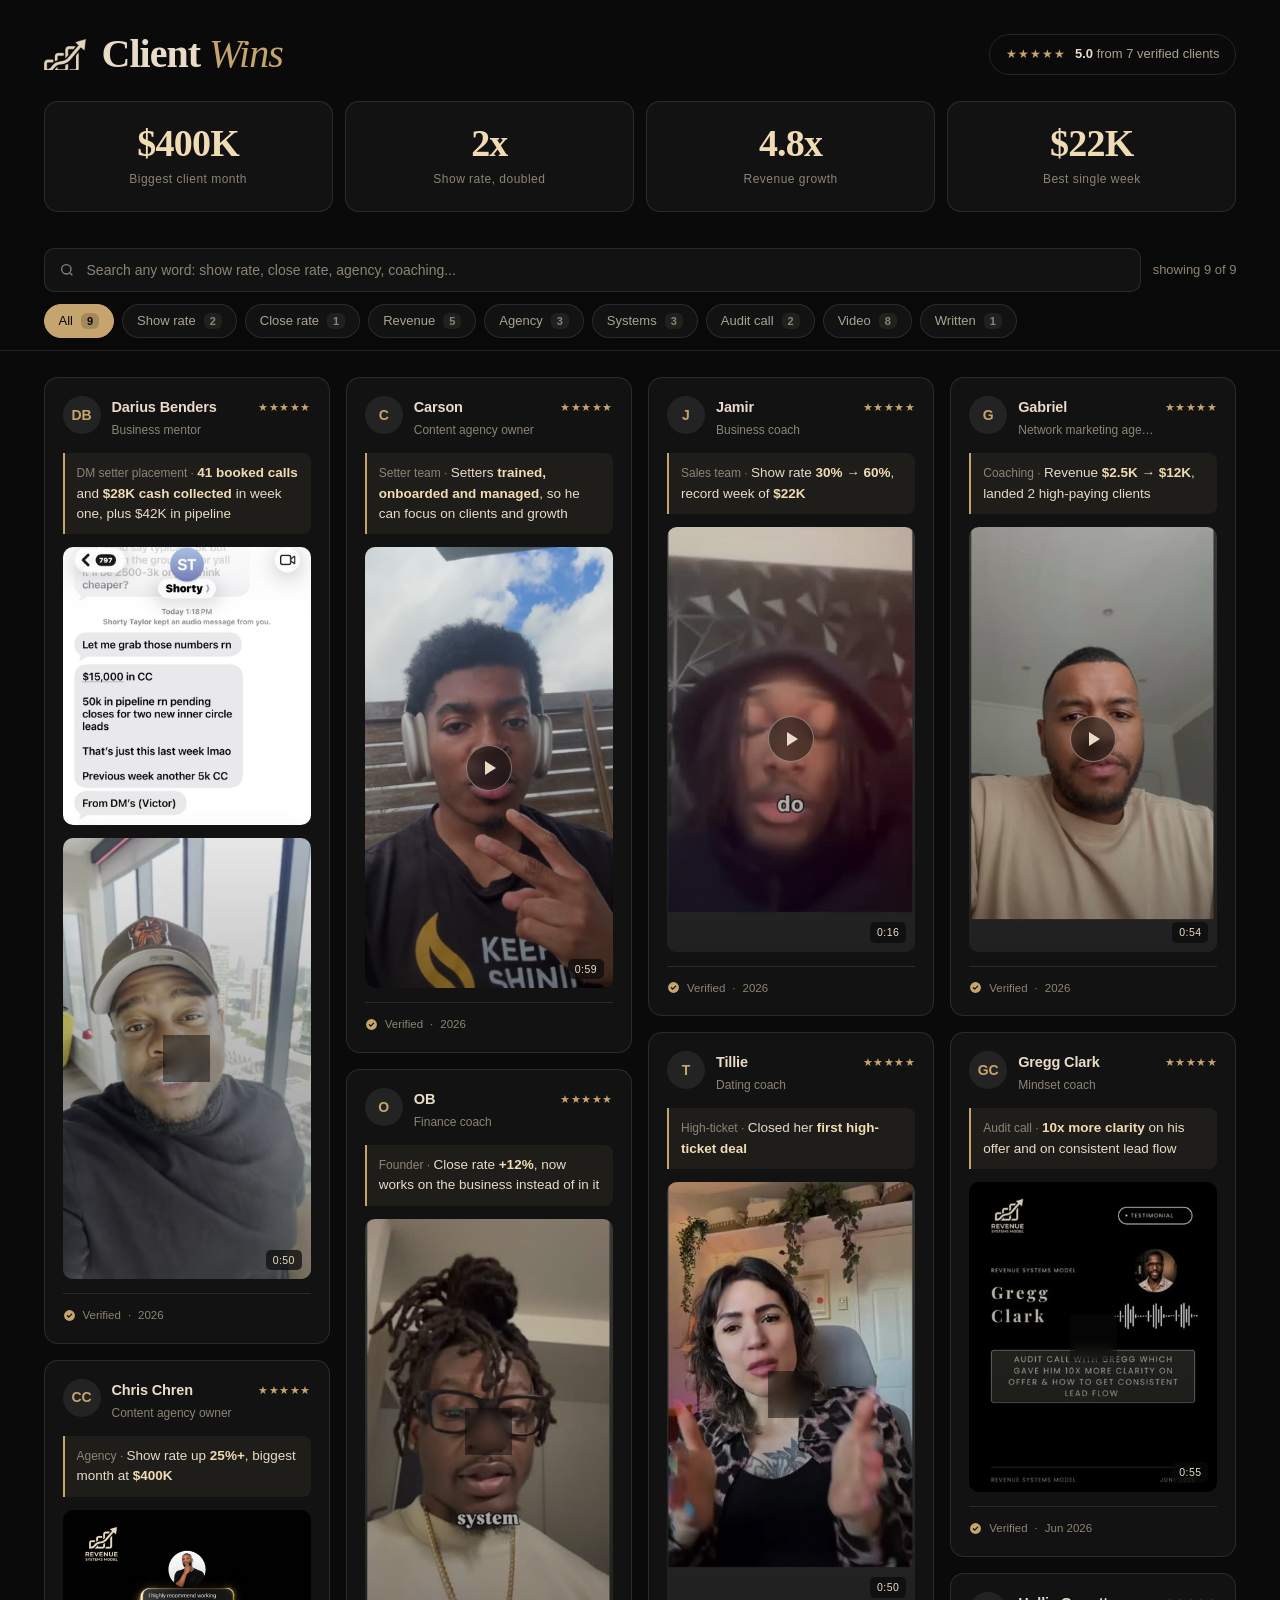
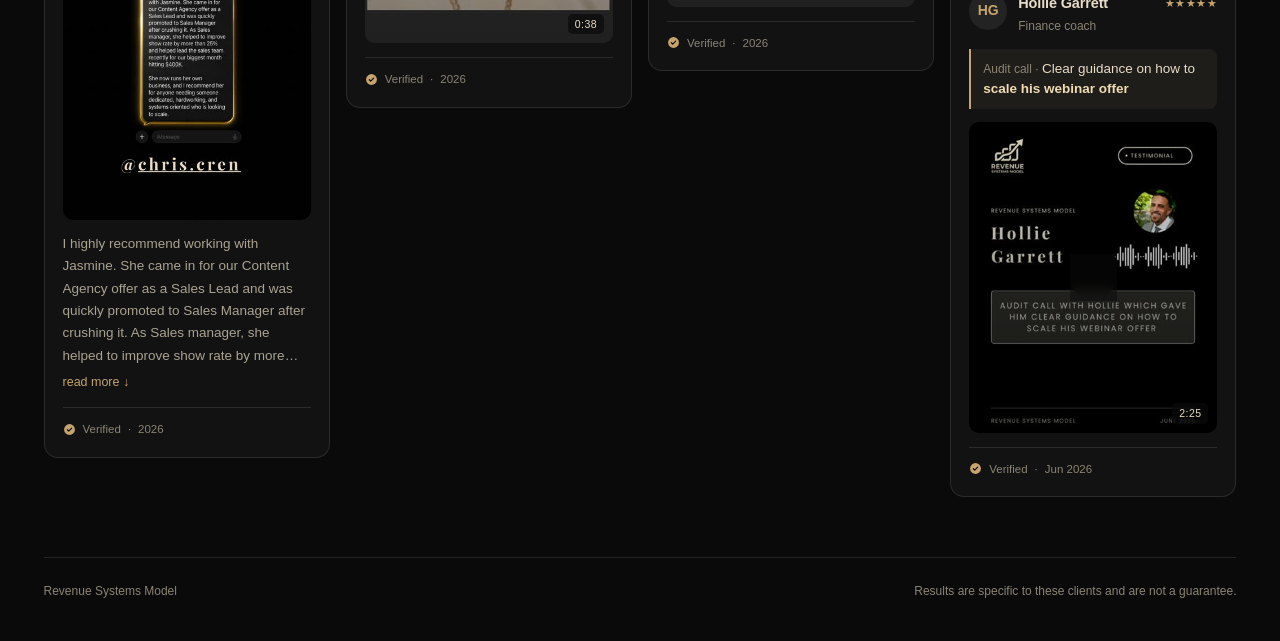
<file: index.html>
<!doctype html>
<html lang="en" class="no-js">
<head>
<meta charset="utf-8">
<meta name="viewport" content="width=device-width,initial-scale=1">
<title>Client Wins — Revenue Systems Model</title>
<meta name="description" content="Real results from operators who installed the Revenue Systems Model.">
<link rel="preconnect" href="https://api.fontshare.com" crossorigin>
<link href="https://api.fontshare.com/v2/css?f[]=zodiak@700,400,401&f[]=switzer@400,500,600,700&display=swap" rel="stylesheet">
<style>
:root{
  --ink:#0A0A0A; --card:#121212; --card-hi:#161616;
  --cream:#E8DCC8; --gold:#C6A46D; --gold-hi:#F0DCB4;
  --muted:#8C8474; --body:#ABA391;
  --line:rgba(232,220,200,.12); --line-2:rgba(232,220,200,.20);
  --serif:'Zodiak',Georgia,serif; --sans:'Switzer','Helvetica Neue',Arial,sans-serif;
  --ease:cubic-bezier(.22,.61,.36,1);
}
*{margin:0;padding:0;box-sizing:border-box}
body{background:var(--ink);color:var(--cream);font-family:var(--sans);
  font-size:15px;line-height:1.6;-webkit-font-smoothing:antialiased}
img,video{display:block;max-width:100%}
::selection{background:var(--gold);color:var(--ink)}
.wrap{max-width:1400px;margin:0 auto;padding:0 clamp(16px,3.4vw,44px)}

/* ---------- head ---------- */
.top{padding:34px 0 26px;display:flex;align-items:center;justify-content:space-between;
  gap:20px;flex-wrap:wrap}
.title{display:flex;align-items:center;gap:16px}
.title img{width:42px}
.title h1{font-family:var(--serif);font-weight:700;font-size:clamp(24px,3.6vw,40px);
  letter-spacing:-.025em;line-height:1}
.title h1 em{font-style:italic;font-weight:401;color:var(--gold)}
.rating{display:flex;align-items:center;gap:9px;border:1px solid var(--line);
  border-radius:999px;padding:9px 16px;font-size:13px;color:var(--body)}
.rating b{color:var(--cream);font-weight:600}
.stars{color:var(--gold);letter-spacing:1px;font-size:12px}

/* ---------- stat cards ---------- */
.stats{display:grid;gap:12px;grid-template-columns:repeat(auto-fit,minmax(210px,1fr));
  margin-bottom:22px}
.stat{border:1px solid var(--line);background:var(--card);border-radius:14px;
  padding:22px 24px;text-align:center}
.stat .n{font-family:var(--serif);font-weight:700;font-size:clamp(26px,3.4vw,38px);
  line-height:1;letter-spacing:-.02em;color:var(--gold-hi)}
.stat .l{margin-top:8px;font-size:12px;letter-spacing:.04em;color:var(--muted)}

/* ---------- controls ---------- */
.controls{position:sticky;top:0;z-index:40;background:rgba(10,10,10,.93);
  backdrop-filter:blur(14px);-webkit-backdrop-filter:blur(14px);
  border-bottom:1px solid var(--line);padding:14px 0 12px;margin-bottom:26px}
.searchrow{display:flex;gap:12px;align-items:center;flex-wrap:wrap}
.search{flex:1;min-width:240px;position:relative}
.search input{width:100%;background:var(--card);border:1px solid var(--line);
  border-radius:10px;padding:13px 16px 13px 42px;color:var(--cream);font-family:var(--sans);
  font-size:14px;outline:none;transition:border-color .3s var(--ease)}
.search input::placeholder{color:var(--muted)}
.search input:focus{border-color:var(--gold)}
.search svg{position:absolute;left:15px;top:50%;transform:translateY(-50%);
  width:16px;height:16px;stroke:var(--muted);fill:none;stroke-width:2}
.count{font-size:13px;color:var(--muted);white-space:nowrap}

.chips{display:flex;gap:8px;flex-wrap:wrap;margin-top:12px}
.chip{border:1px solid var(--line);background:var(--card);color:var(--body);
  border-radius:999px;padding:8px 14px;font-family:var(--sans);font-size:13px;
  cursor:pointer;display:inline-flex;align-items:center;gap:8px;
  transition:border-color .3s var(--ease),color .3s var(--ease),background .3s var(--ease)}
.chip:hover{border-color:var(--line-2);color:var(--cream)}
.chip b{font-size:11px;color:var(--muted);font-weight:600;
  background:rgba(232,220,200,.07);border-radius:6px;padding:2px 6px}
.chip[aria-pressed="true"]{background:var(--gold);border-color:var(--gold);color:#0A0A0A}
.chip[aria-pressed="true"] b{background:rgba(10,10,10,.18);color:#0A0A0A}

/* ---------- masonry ---------- */
.wall{column-count:4;column-gap:16px;padding-bottom:60px}
@media(max-width:1180px){.wall{column-count:3}}
@media(max-width:820px){.wall{column-count:2}}
@media(max-width:560px){.wall{column-count:1}}

.w{break-inside:avoid;background:var(--card);border:1px solid var(--line);
  border-radius:14px;padding:18px;margin:0 0 16px;
  transition:border-color .35s var(--ease),background .35s var(--ease),
    opacity .4s var(--ease),transform .4s var(--ease)}
.w:hover{border-color:var(--line-2);background:var(--card-hi)}
.w.hide{display:none}

.w .head{display:flex;align-items:flex-start;gap:11px}
.w .av{width:38px;height:38px;border-radius:50%;flex:0 0 38px;object-fit:cover;
  background:#232323;display:grid;place-items:center;font-size:14px;font-weight:600;
  color:var(--gold);overflow:hidden}
.w .nm{flex:1;min-width:0}
.w .nm strong{display:block;font-size:14.5px;font-weight:600;letter-spacing:-.01em}
.w .nm span{display:block;font-size:12px;color:var(--muted);margin-top:2px;
  overflow:hidden;text-overflow:ellipsis;white-space:nowrap}
.w .st{color:var(--gold);font-size:11px;letter-spacing:.5px;flex:0 0 auto;padding-top:3px}

.w .result{margin-top:13px;border-left:2px solid var(--gold);
  background:rgba(198,164,109,.07);border-radius:0 8px 8px 0;padding:10px 12px;
  font-size:13.5px;line-height:1.5}
.w .result .tag{color:var(--muted);font-size:12px}
.w .result b{color:var(--gold-hi);font-weight:600}

.w .media{margin-top:13px;position:relative;border-radius:10px;overflow:hidden;
  background:#0D0D0D;line-height:0;cursor:pointer}
.w .media img{width:100%;height:auto}
.w .media video{position:absolute;inset:0;width:100%;height:100%;object-fit:cover;
  opacity:0;transition:opacity .4s var(--ease)}
.w .media.playing video{opacity:1}
.w .media.playing img,.w .media.playing .pl,.w .media.playing .dur{opacity:0}
.pl{position:absolute;inset:0;display:grid;place-items:center;border:0;cursor:pointer;
  background:linear-gradient(180deg,rgba(0,0,0,.05),rgba(0,0,0,.45));
  transition:opacity .35s var(--ease)}
.pl i{width:46px;height:46px;border-radius:50%;display:grid;place-items:center;
  background:rgba(10,10,10,.5);border:1px solid rgba(232,220,200,.45);
  backdrop-filter:blur(6px);
  transition:transform .4s cubic-bezier(.34,1.56,.64,1),border-color .3s}
.w .media:hover .pl i{transform:scale(1.1);border-color:var(--gold-hi)}
.pl i:after{content:'';border-left:11px solid var(--cream);
  border-top:7px solid transparent;border-bottom:7px solid transparent;margin-left:3px}
.dur{position:absolute;right:9px;bottom:9px;font-size:10.5px;letter-spacing:.04em;
  background:rgba(10,10,10,.72);padding:3px 7px;border-radius:5px;
  transition:opacity .3s;line-height:1.4}

.w .body{margin-top:13px;font-size:13.5px;line-height:1.66;color:var(--body)}
.w .body.clip{display:-webkit-box;-webkit-line-clamp:6;-webkit-box-orient:vertical;
  overflow:hidden}
.more{margin-top:8px;background:none;border:0;color:var(--gold);cursor:pointer;
  font-family:var(--sans);font-size:12.5px;padding:0}
.more:hover{color:var(--gold-hi)}

.w .foot{margin-top:14px;padding-top:12px;border-top:1px solid var(--line);
  display:flex;align-items:center;gap:7px;font-size:11.5px;color:var(--muted)}
.w .foot svg{width:13px;height:13px;flex:0 0 13px}

.empty{text-align:center;padding:70px 0 90px;color:var(--muted)}
.empty h3{font-family:var(--serif);font-size:26px;color:var(--cream);margin-bottom:8px}

footer{border-top:1px solid var(--line);padding:24px 0 40px;font-size:12px;
  color:var(--muted);display:flex;justify-content:space-between;gap:14px;flex-wrap:wrap}

.js .w{opacity:0;transform:translateY(14px)}
.js .w.in{opacity:1;transform:none}
@media(prefers-reduced-motion:reduce){
  .js .w{opacity:1;transform:none;transition:none}
  .pl i{transition:none}
}
</style>
</head>
<body>

<div class="wrap">
  <div class="top">
    <div class="title">
      <img src="assets/logo-rsm.png" alt="Revenue Systems Model">
      <h1>Client <em>Wins</em></h1>
    </div>
    <div class="rating">
      <span class="stars">★★★★★</span>
      <span><b>5.0</b> from 7 verified clients</span>
    </div>
  </div>

  <div class="stats">
    <div class="stat"><div class="n">$400K</div><div class="l">Biggest client month</div></div>
    <div class="stat"><div class="n">2x</div><div class="l">Show rate, doubled</div></div>
    <div class="stat"><div class="n">4.8x</div><div class="l">Revenue growth</div></div>
    <div class="stat"><div class="n">$22K</div><div class="l">Best single week</div></div>
  </div>
</div>

<div class="controls">
  <div class="wrap">
    <div class="searchrow">
      <div class="search">
        <svg viewBox="0 0 24 24"><circle cx="11" cy="11" r="7"/><path d="M20 20l-3.5-3.5"/></svg>
        <input id="q" type="search" placeholder="Search any word: show rate, close rate, agency, coaching..." autocomplete="off">
      </div>
      <span class="count" id="count"></span>
    </div>
    <div class="chips" id="chips"></div>
  </div>
</div>

<div class="wrap">
  <div class="wall" id="wall"></div>
  <div class="empty" id="empty" hidden>
    <h3>Nothing matches that</h3>
    <p>Try a different word, or clear the filter.</p>
  </div>
  <footer>
    <span>Revenue Systems Model</span>
    <span>Results are specific to these clients and are not a guarantee.</span>
  </footer>
</div>

<script>
document.documentElement.classList.remove('no-js');
document.documentElement.classList.add('js');

var WINS = [
  { name:'Darius Benders', role:'Business mentor', tags:['Revenue','Video','Systems'],
    tagline:'DM setter placement', result:'<b>41 booked calls</b> and <b>$28K cash collected</b> in week one, plus $42K in pipeline',
    proof:'assets/darius-proof.jpg',
    video:'assets/darius.mp4', img:'assets/darius.jpg', dur:'0:50', date:'2026' },
  { name:'Chris Chren', role:'Content agency owner', tags:['Agency','Show rate','Revenue','Written'],
    tagline:'Agency', result:'Show rate up <b>25%+</b>, biggest month at <b>$400K</b>',
    img:'assets/chris.jpg',
    text:'I highly recommend working with Jasmine. She came in for our Content Agency offer as a Sales Lead and was quickly promoted to Sales Manager after crushing it. As Sales manager, she helped to improve show rate by more than 25% and helped lead the sales team recently for our biggest month hitting $400K. She now runs her own business, and I recommend her for anyone needing someone dedicated, hardworking, and systems oriented who is looking to scale.',
    date:'2026' },
  { name:'Carson', role:'Content agency owner', tags:['Agency','Systems','Video'],
    tagline:'Setter team', result:'Setters <b>trained, onboarded and managed</b>, so he can focus on clients and growth',
    video:'assets/carson.mp4', img:'assets/carson.jpg', dur:'0:59', date:'2026' },
  { name:'OB', role:'Finance coach', tags:['Close rate','Systems','Video','Finance'],
    tagline:'Founder', result:'Close rate <b>+12%</b>, now works on the business instead of in it',
    video:'assets/ob.mp4', img:'assets/ob.jpg', dur:'0:38', date:'2026' },
  { name:'Jamir', role:'Business coach', tags:['Show rate','Revenue','Video','Business'],
    tagline:'Sales team', result:'Show rate <b>30% &rarr; 60%</b>, record week of <b>$22K</b>',
    video:'assets/jamir.mp4', img:'assets/jamir.jpg', dur:'0:16', date:'2026' },
  { name:'Tillie', role:'Dating coach', tags:['Revenue','Video','Dating'],
    tagline:'High-ticket', result:'Closed her <b>first high-ticket deal</b>',
    video:'assets/tillie.mp4', img:'assets/tillie.jpg', dur:'0:50', date:'2026' },
  { name:'Gabriel', role:'Network marketing agency owner', tags:['Revenue','Video','Network marketing','Agency'],
    tagline:'Coaching', result:'Revenue <b>$2.5K &rarr; $12K</b>, landed 2 high-paying clients',
    video:'assets/gabriel.mp4', img:'assets/gabriel.jpg', dur:'0:54', date:'2026' },
  { name:'Gregg Clark', role:'Mindset coach', tags:['Audit call','Video','Mindset'],
    tagline:'Audit call', result:'<b>10x more clarity</b> on his offer and on consistent lead flow',
    video:'assets/gregg.mp4', img:'assets/gregg.jpg', dur:'0:55', date:'Jun 2026' },
  { name:'Hollie Garrett', role:'Finance coach', tags:['Audit call','Video','Finance'],
    tagline:'Audit call', result:'Clear guidance on how to <b>scale his webinar offer</b>',
    video:'assets/hollie.mp4', img:'assets/hollie.jpg', dur:'2:25', date:'Jun 2026' }
];

var FILTERS = ['All','Show rate','Close rate','Revenue','Agency','Systems','Audit call','Video','Written'];
var active = 'All', query = '';

var CHECK = '<svg viewBox="0 0 24 24" fill="none"><circle cx="12" cy="12" r="10" fill="#C6A46D"/><path d="M8 12.4l2.6 2.6L16 9.6" stroke="#0A0A0A" stroke-width="2.2" stroke-linecap="round" stroke-linejoin="round"/></svg>';

function initials(n){ return n.split(' ').map(function(p){return p[0];}).join('').slice(0,2).toUpperCase(); }

function cardHTML(w, i){
  var media = '';
  /* print de resultado (ex.: conversa do cliente) acima do video, no mesmo card */
  if(w.proof){
    media += '<div class="media proof" style="cursor:default"><img src="'+w.proof+'" alt="'+w.name+' results" loading="lazy"></div>';
  }
  if(w.video){
    media += '<div class="media" data-src="'+w.video+'">'+
      '<img src="'+w.img+'" alt="'+w.name+'" loading="lazy">'+
      '<button class="pl" aria-label="Play '+w.name+'"><i></i></button>'+
      '<span class="dur">'+w.dur+'</span></div>';
  } else if(w.img){
    media += '<div class="media" style="cursor:default"><img src="'+w.img+'" alt="'+w.name+'" loading="lazy"></div>';
  }
  var body = '';
  if(w.text){
    body = '<div class="body clip">'+w.text+'</div><button class="more">read more &darr;</button>';
  }
  return '<article class="w" data-i="'+i+'">'+
    '<div class="head">'+
      '<div class="av">'+initials(w.name)+'</div>'+
      '<div class="nm"><strong>'+w.name+'</strong><span>'+w.role+'</span></div>'+
      '<div class="st">★★★★★</div>'+
    '</div>'+
    '<div class="result"><span class="tag">'+w.tagline+' &middot; </span>'+w.result+'</div>'+
    media + body +
    '<div class="foot">'+CHECK+'<span>Verified</span><span>&middot;</span><span>'+w.date+'</span></div>'+
  '</article>';
}

function countFor(f){
  if(f === 'All') return WINS.length;
  return WINS.filter(function(w){ return w.tags.indexOf(f) > -1; }).length;
}

function renderChips(){
  document.getElementById('chips').innerHTML = FILTERS.map(function(f){
    return '<button class="chip" aria-pressed="'+(f===active)+'" data-f="'+f+'">'+
      f+'<b>'+countFor(f)+'</b></button>';
  }).join('');
}

function render(){
  var wall = document.getElementById('wall');
  wall.innerHTML = WINS.map(cardHTML).join('');
  wireCards();
  apply();
}

function apply(){
  var q = query.trim().toLowerCase(), shown = 0;
  document.querySelectorAll('.w').forEach(function(el){
    var w = WINS[+el.dataset.i];
    var okTag = active === 'All' || w.tags.indexOf(active) > -1;
    var hay = (w.name+' '+w.role+' '+w.tagline+' '+w.result+' '+(w.text||'')+' '+w.tags.join(' ')).toLowerCase();
    var okQ = !q || hay.indexOf(q) > -1;
    var show = okTag && okQ;
    el.classList.toggle('hide', !show);
    if(show){ shown++; el.classList.add('in'); }
  });
  document.getElementById('count').textContent = 'showing ' + shown + ' of ' + WINS.length;
  document.getElementById('empty').hidden = shown > 0;
}

function wireCards(){
  document.querySelectorAll('.media[data-src]').forEach(function(m){
    m.addEventListener('click', function(){
      document.querySelectorAll('.media.playing').forEach(function(o){
        if(o === m) return;
        var ov = o.querySelector('video'); if(ov) ov.pause();
        o.classList.remove('playing');
      });
      var v = m.querySelector('video');
      if(!v){
        v = document.createElement('video');
        v.src = m.dataset.src; v.controls = true; v.playsInline = true;
        v.setAttribute('playsinline',''); v.preload = 'metadata';
        m.appendChild(v);
      }
      m.classList.add('playing');
      var p = v.play(); if(p && p.catch) p.catch(function(){});
    });
  });
  document.querySelectorAll('.more').forEach(function(b){
    b.addEventListener('click', function(){
      var body = b.previousElementSibling;
      var clipped = body.classList.toggle('clip');
      b.innerHTML = clipped ? 'read more &darr;' : 'show less &uarr;';
    });
  });
}

document.getElementById('chips').addEventListener('click', function(e){
  var c = e.target.closest('.chip'); if(!c) return;
  active = c.dataset.f; renderChips(); apply();
});
document.getElementById('q').addEventListener('input', function(e){
  query = e.target.value; apply();
});

renderChips();
render();
</script>
</body>
</html>
</file>
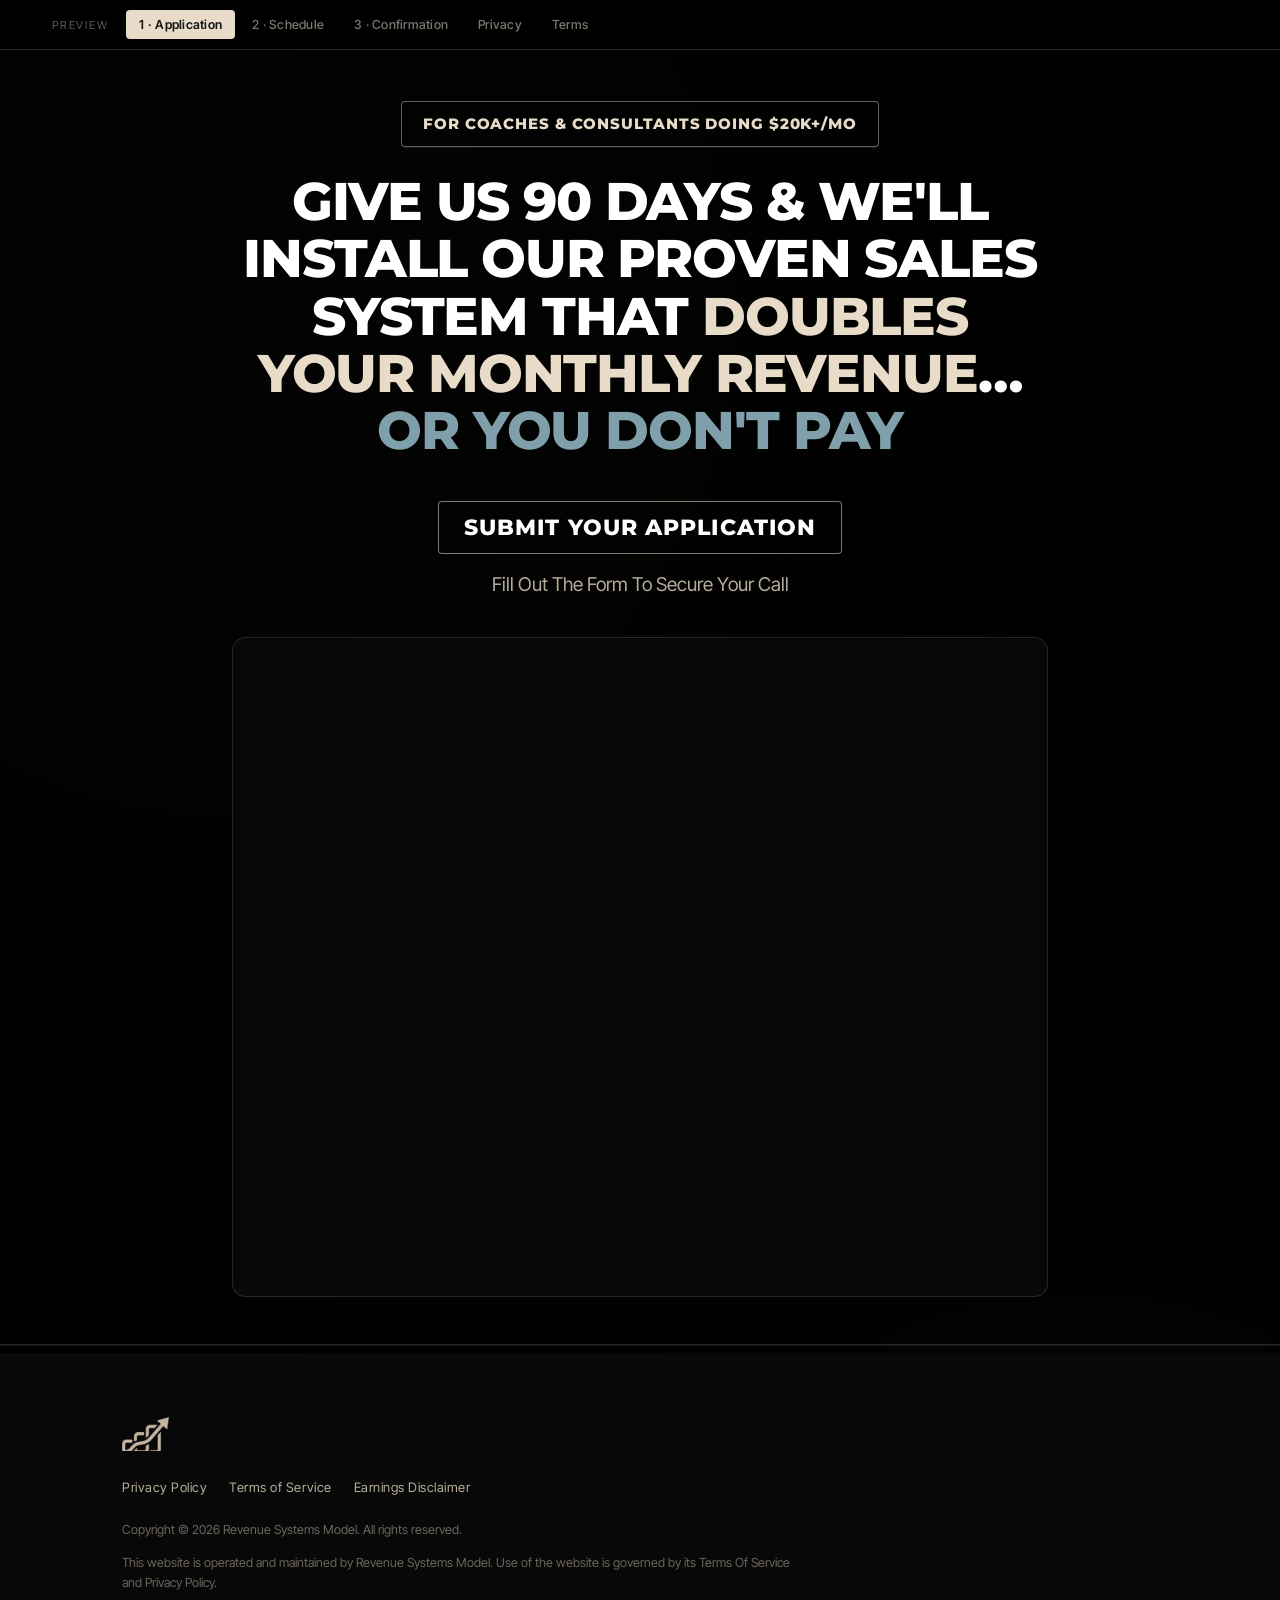
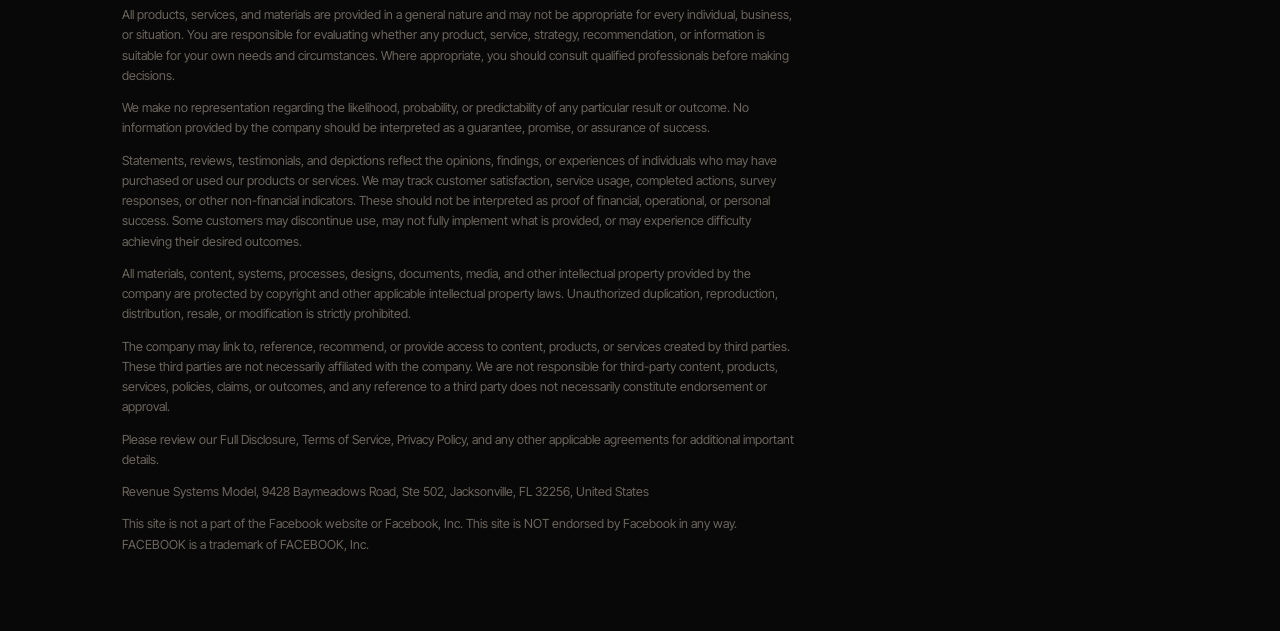
<file: apply/index.html>
<!doctype html>
<html lang="en">
<head>
<meta charset="utf-8">
<meta name="viewport" content="width=device-width, initial-scale=1">
<title>Apply — Revenue Systems Model</title>
<meta name="description" content="For coaches and consultants doing $20k+/mo. Give us 90 days and we will install our proven sales system that doubles your monthly revenue, or you do not pay.">
<link rel="preconnect" href="https://fonts.googleapis.com">
<link rel="preconnect" href="https://fonts.gstatic.com" crossorigin>
<link rel="preconnect" href="https://embed.typeform.com" crossorigin>
<link rel="preconnect" href="https://form.typeform.com" crossorigin>
<link href="https://fonts.googleapis.com/css2?family=Montserrat:wght@700;800;900&family=Inter+Tight:wght@400;500;600;700&display=swap" rel="stylesheet">
<link rel="stylesheet" href="rsm.preview.css">
<style>html,body{margin:0;padding:0;background:#000}</style>
</head>
<body>

<nav class="rsmnav">
  <span class="lab">Preview</span>
  <a href="index.html" aria-current="page">1 · Application</a>
  <a href="schedule.html">2 · Schedule</a>
  <a href="thank-you.html">3 · Confirmation</a>
  <a href="privacy.html">Privacy</a>
  <a href="terms.html">Terms</a>
</nav>

<div class="rsm">

  <!-- ============ APPLICATION ============ -->
  <section class="rsm-sec is-hero is-center">
    <div class="rsm-wrap">

      <div class="rsm-pill">For Coaches &amp; Consultants Doing $20k+/Mo</div>

      <h1 class="rsm-display is-mid">
        Give Us 90 Days &amp; We'll Install Our Proven Sales System That
        <span class="em">Doubles Your Monthly Revenue</span>&hellip;
        <span class="em-b">Or You Don't Pay</span>
      </h1>

      <div data-rise style="margin-top:clamp(26px,3.4cqi,42px)">
        <button type="button" class="rsm-boxhead" data-rsm-jump="#rsm-typeform">Submit Your Application</button>
      </div>

      <p class="rsm-lead" data-rise style="margin-top:16px;margin-bottom:clamp(24px,3cqi,36px)">
        Fill Out The Form To Secure Your Call
      </p>

      <!-- Typeform t2GOVM2N.
           Mounted through tf.createWidget rather than the data-tf-live auto-mount,
           because the SDK only reads tf-live, tf-widget, tf-popover, tf-popup,
           tf-sidetab, tf-slider, tf-region, tf-hubspot and tf-embed-ts. There is no
           data-tf-on-submit, so the only way to hook the submit is this API.
           The account has no redirect-on-completion, so the jump to scheduling
           happens in onSubmit. opacity 0 lets the black page show through the form. -->
      <div class="rsm-embed is-live" id="rsm-typeform" data-rsm-tf="t2GOVM2N"></div>
      <script src="https://embed.typeform.com/next/embed.js" async></script>
      <script>
        (function () {
          var NEXT = 'https://revenuesystemsmodel.com/book-a-call';
          var el = document.getElementById('rsm-typeform');
          var sent = false;
          function go() { if (sent) return; sent = true; window.location.href = NEXT; }

          function mount() {
            if (!window.tf || !window.tf.createWidget || !el) return false;
            window.tf.createWidget('t2GOVM2N', {
              container: el,
              opacity: 0,
              hideHeaders: true,
              hideFooter: true,
              inlineOnMobile: true,
              onSubmit: go
            });
            el.setAttribute('data-rsm-mounted', 'widget');
            return true;
          }

          /* embed.js is async, so it may not have run yet when this does. */
          if (!mount()) {
            var n = 0;
            var poll = setInterval(function () {
              if (mount() || ++n > 100) clearInterval(poll);
            }, 60);
          }
        })();
      </script>

    </div>
  </section>

  <hr class="rsm-rule">

  <footer class="rsm-foot">
    <div class="rsm-wrap">

      <div class="mark">
        <img src="assets/logo-rsm.png" alt="Revenue Systems Model">
      </div>

      <div class="links">
        <a href="https://revenuesystemsmodel.com/privacy-policy">Privacy Policy</a>
        <a href="https://revenuesystemsmodel.com/terms-and-conditions">Terms of Service</a>
        <a href="https://revenuesystemsmodel.com/terms-and-conditions">Earnings Disclaimer</a>
      </div>

      <p>Copyright &copy; 2026 Revenue Systems Model. All rights reserved.</p>

      <p>This website is operated and maintained by Revenue Systems Model. Use of the website
      is governed by its Terms Of Service and Privacy Policy.</p>

      <p>All products, services, and materials are provided in a general nature and may not be
      appropriate for every individual, business, or situation. You are responsible for evaluating
      whether any product, service, strategy, recommendation, or information is suitable for your
      own needs and circumstances. Where appropriate, you should consult qualified professionals
      before making decisions.</p>

      <p>We make no representation regarding the likelihood, probability, or predictability of any
      particular result or outcome. No information provided by the company should be interpreted as
      a guarantee, promise, or assurance of success.</p>

      <p>Statements, reviews, testimonials, and depictions reflect the opinions, findings, or
      experiences of individuals who may have purchased or used our products or services. We may
      track customer satisfaction, service usage, completed actions, survey responses, or other
      non-financial indicators. These should not be interpreted as proof of financial, operational,
      or personal success. Some customers may discontinue use, may not fully implement what is
      provided, or may experience difficulty achieving their desired outcomes.</p>

      <p>All materials, content, systems, processes, designs, documents, media, and other
      intellectual property provided by the company are protected by copyright and other applicable
      intellectual property laws. Unauthorized duplication, reproduction, distribution, resale, or
      modification is strictly prohibited.</p>

      <p>The company may link to, reference, recommend, or provide access to content, products, or
      services created by third parties. These third parties are not necessarily affiliated with the
      company. We are not responsible for third-party content, products, services, policies, claims,
      or outcomes, and any reference to a third party does not necessarily constitute endorsement
      or approval.</p>

      <p>Please review our Full Disclosure, Terms of Service, Privacy Policy, and any other
      applicable agreements for additional important details.</p>

      <p>Revenue Systems Model, 9428 Baymeadows Road, Ste 502, Jacksonville, FL 32256, United States</p>

      <p>This site is not a part of the Facebook website or Facebook, Inc. This site is NOT endorsed
      by Facebook in any way. FACEBOOK is a trademark of FACEBOOK, Inc.</p>

    </div>
  </footer>


</div>

<script src="rsm.js"></script>
</body>
</html>
</file>
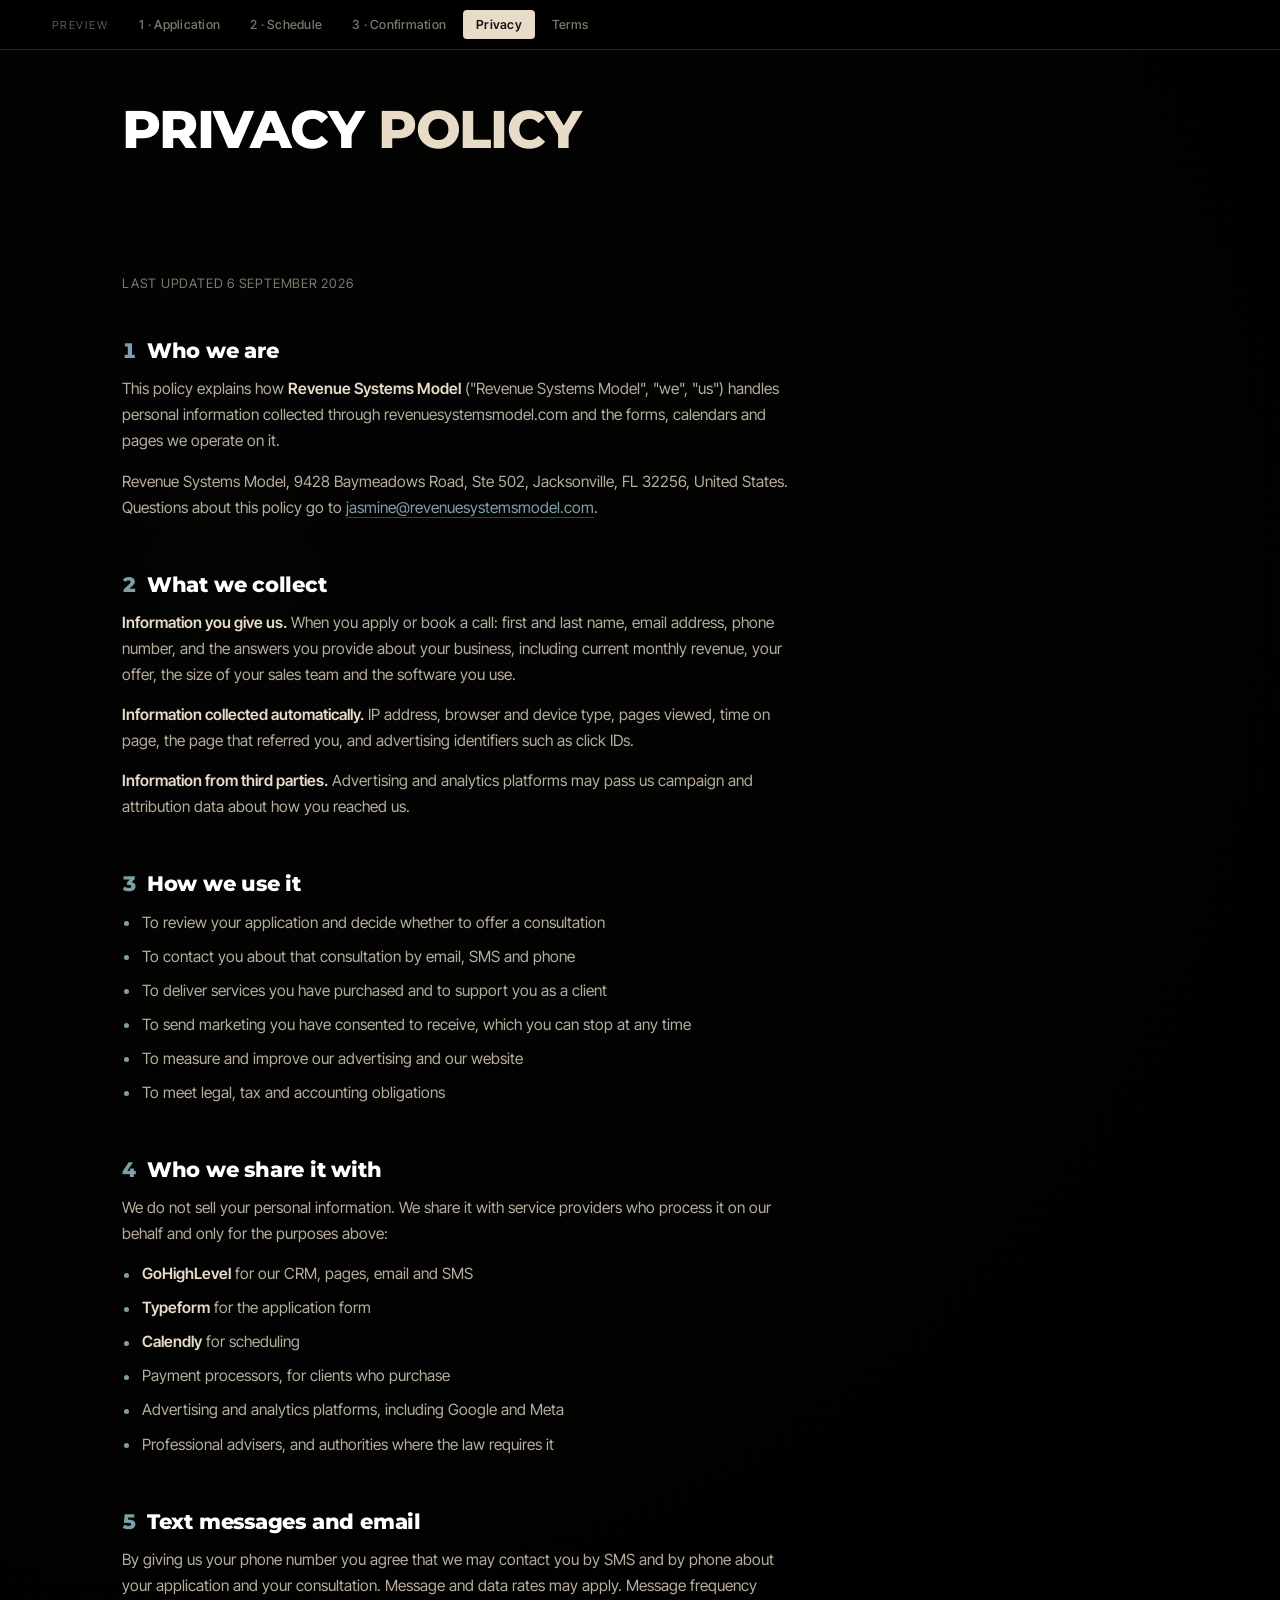
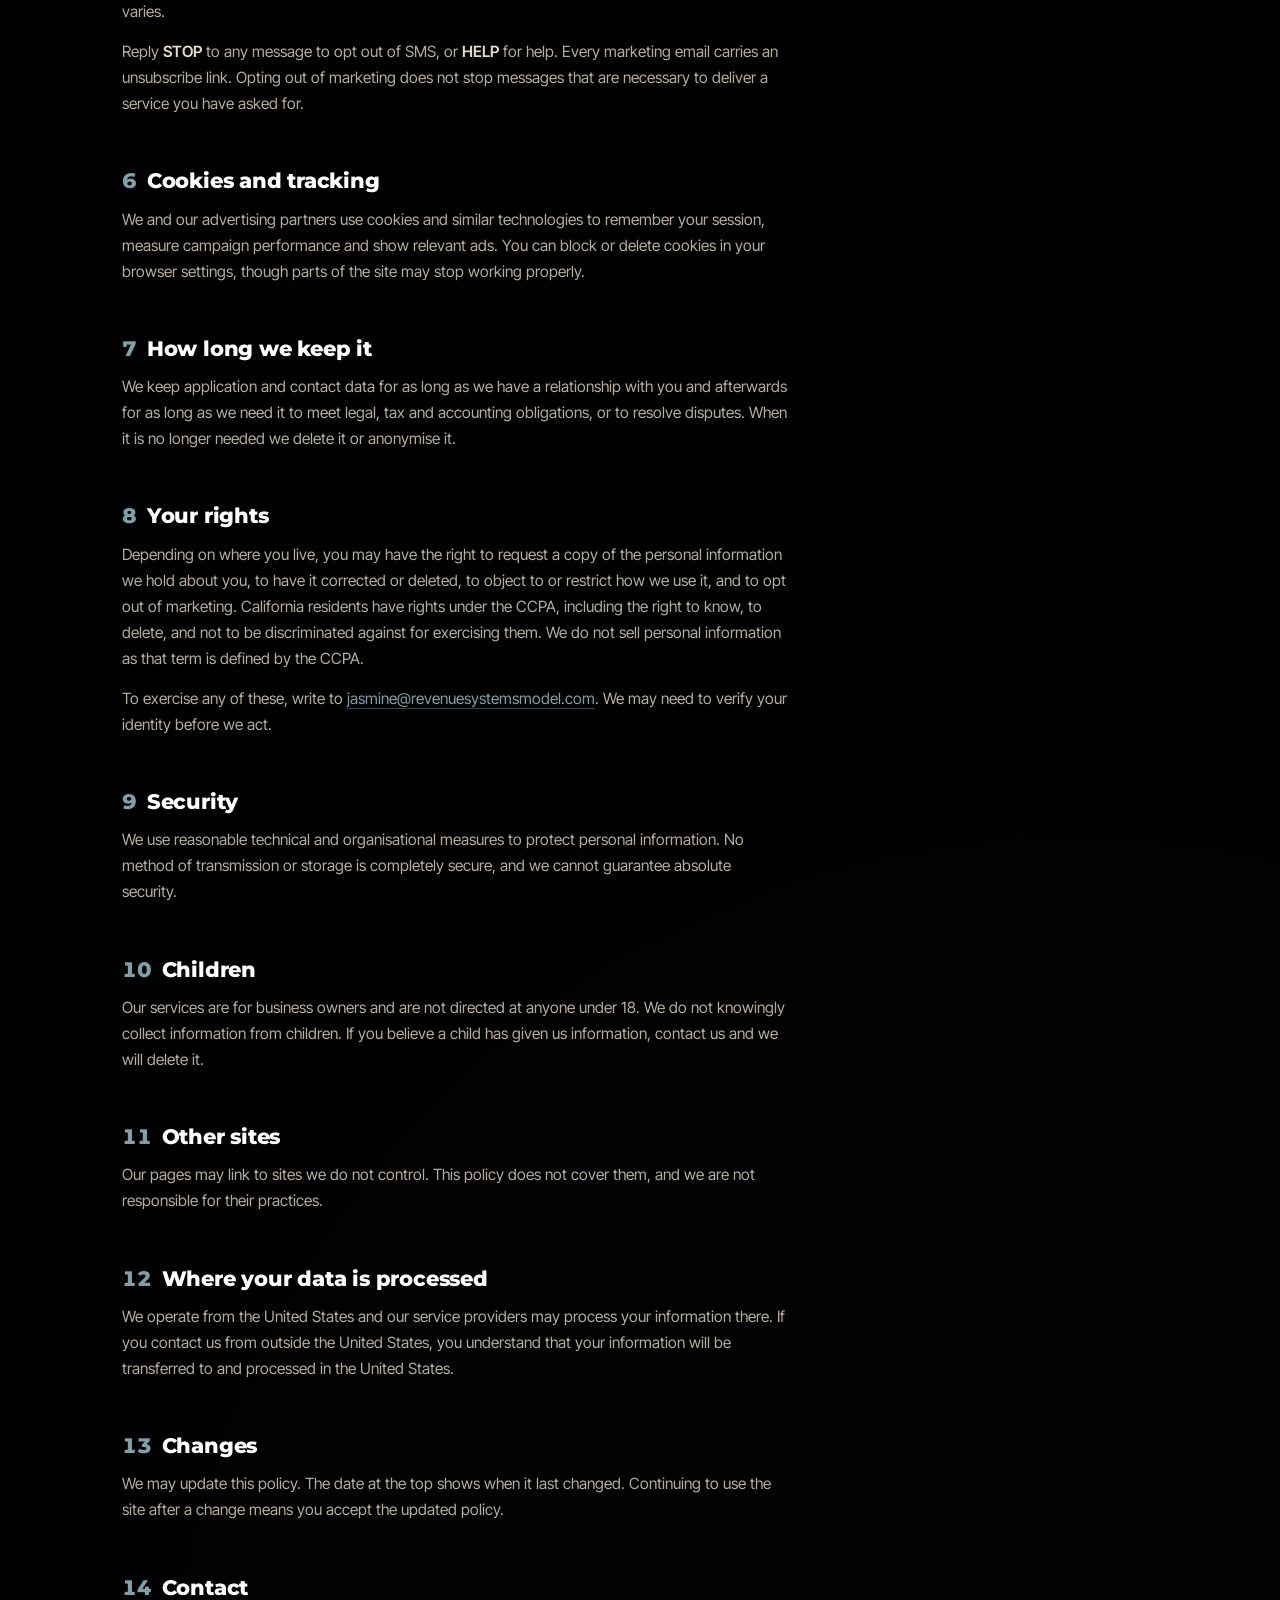
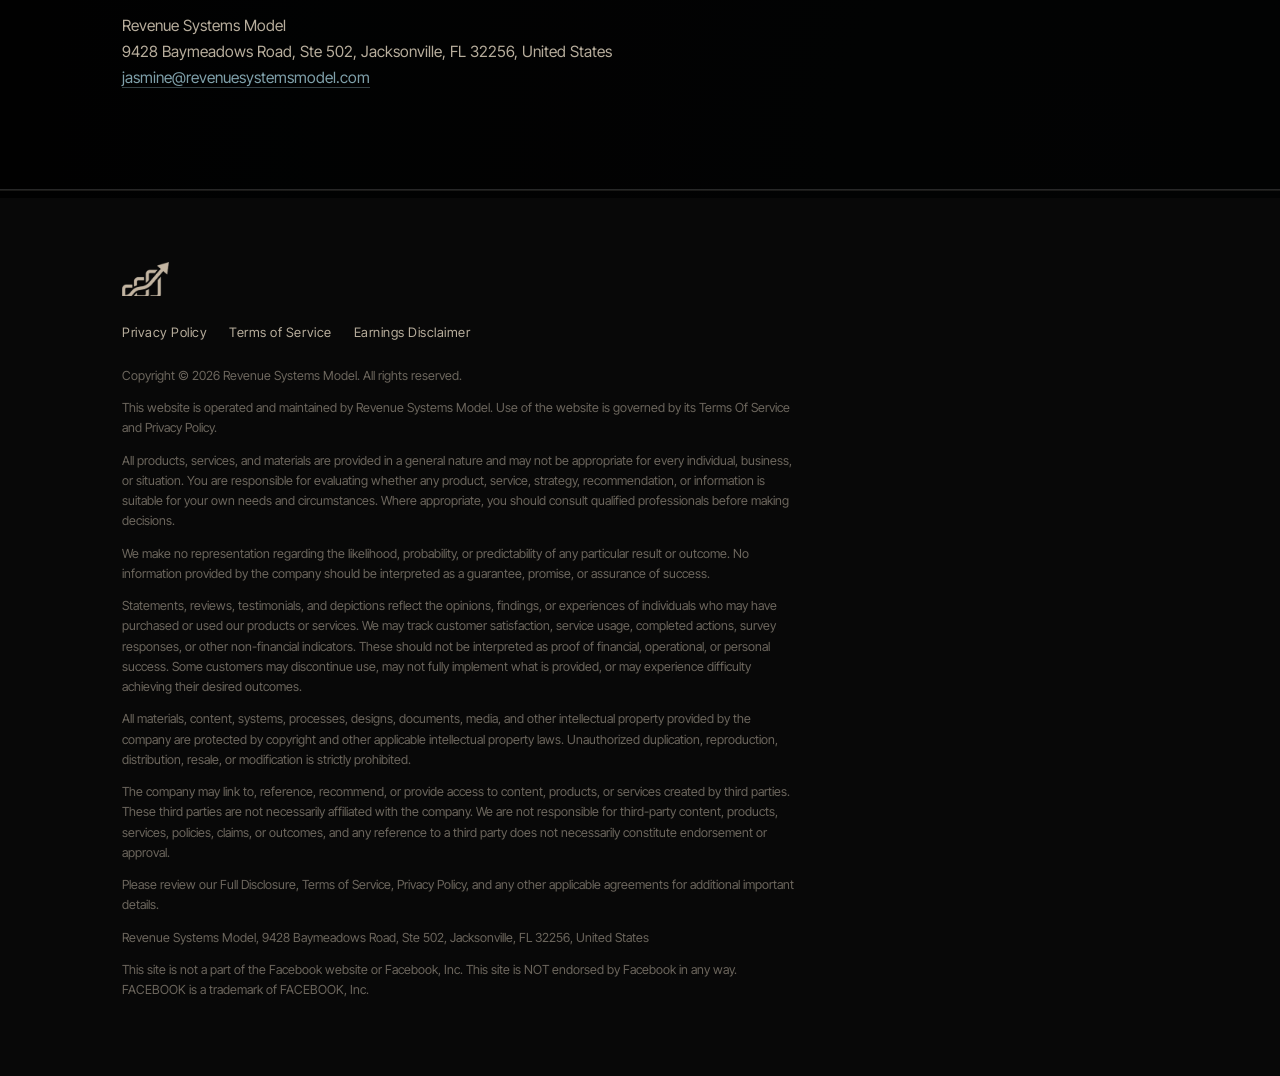
<file: apply/privacy.html>
<!doctype html>
<html lang="en">
<head>
<meta charset="utf-8">
<meta name="viewport" content="width=device-width, initial-scale=1">
<title>Privacy Policy — Revenue Systems Model</title>
<meta name="description" content="How Revenue Systems Model handles personal information collected through the site.">
<link rel="preconnect" href="https://fonts.googleapis.com">
<link rel="preconnect" href="https://fonts.gstatic.com" crossorigin>

<link href="https://fonts.googleapis.com/css2?family=Montserrat:wght@700;800;900&family=Inter+Tight:wght@400;500;600;700&display=swap" rel="stylesheet">
<link rel="stylesheet" href="rsm.preview.css">
<style>html,body{margin:0;padding:0;background:#000}</style>
</head>
<body>

<nav class="rsmnav">
  <span class="lab">Preview</span>
  <a href="index.html">1 · Application</a>
  <a href="schedule.html">2 · Schedule</a>
  <a href="thank-you.html">3 · Confirmation</a>
  <a href="privacy.html" aria-current="page">Privacy</a>
  <a href="terms.html">Terms</a>
</nav>

<div class="rsm">

  <section class="rsm-sec is-hero">
    <div class="rsm-wrap">
      <h1 class="rsm-display is-mid">Privacy <span class="em">Policy</span></h1>
    </div>
  </section>

  <section class="rsm-sec is-tight">
    <div class="rsm-wrap">
      <div class="rsm-legal">

        <p class="eff">Last updated 6 September 2026</p>

        <h2><span>1</span>Who we are</h2>
        <p>This policy explains how <b>Revenue Systems Model</b> ("Revenue Systems Model", "we",
        "us") handles personal information collected through revenuesystemsmodel.com and the
        forms, calendars and pages we operate on it.</p>
        <p>Revenue Systems Model, 9428 Baymeadows Road, Ste 502, Jacksonville, FL 32256, United States.
        Questions about this policy go to
        <a href="mailto:jasmine@revenuesystemsmodel.com">jasmine@revenuesystemsmodel.com</a>.</p>

        <h2><span>2</span>What we collect</h2>
        <p><b>Information you give us.</b> When you apply or book a call: first and last name,
        email address, phone number, and the answers you provide about your business, including
        current monthly revenue, your offer, the size of your sales team and the software you use.</p>
        <p><b>Information collected automatically.</b> IP address, browser and device type,
        pages viewed, time on page, the page that referred you, and advertising identifiers
        such as click IDs.</p>
        <p><b>Information from third parties.</b> Advertising and analytics platforms may pass us
        campaign and attribution data about how you reached us.</p>

        <h2><span>3</span>How we use it</h2>
        <ul>
          <li>To review your application and decide whether to offer a consultation</li>
          <li>To contact you about that consultation by email, SMS and phone</li>
          <li>To deliver services you have purchased and to support you as a client</li>
          <li>To send marketing you have consented to receive, which you can stop at any time</li>
          <li>To measure and improve our advertising and our website</li>
          <li>To meet legal, tax and accounting obligations</li>
        </ul>

        <h2><span>4</span>Who we share it with</h2>
        <p>We do not sell your personal information. We share it with service providers who
        process it on our behalf and only for the purposes above:</p>
        <ul>
          <li><b>GoHighLevel</b> for our CRM, pages, email and SMS</li>
          <li><b>Typeform</b> for the application form</li>
          <li><b>Calendly</b> for scheduling</li>
          <li>Payment processors, for clients who purchase</li>
          <li>Advertising and analytics platforms, including Google and Meta</li>
          <li>Professional advisers, and authorities where the law requires it</li>
        </ul>

        <h2><span>5</span>Text messages and email</h2>
        <p>By giving us your phone number you agree that we may contact you by SMS and by phone
        about your application and your consultation. Message and data rates may apply. Message
        frequency varies.</p>
        <p>Reply <b>STOP</b> to any message to opt out of SMS, or <b>HELP</b> for help. Every
        marketing email carries an unsubscribe link. Opting out of marketing does not stop
        messages that are necessary to deliver a service you have asked for.</p>

        <h2><span>6</span>Cookies and tracking</h2>
        <p>We and our advertising partners use cookies and similar technologies to remember your
        session, measure campaign performance and show relevant ads. You can block or delete
        cookies in your browser settings, though parts of the site may stop working properly.</p>

        <h2><span>7</span>How long we keep it</h2>
        <p>We keep application and contact data for as long as we have a relationship with you
        and afterwards for as long as we need it to meet legal, tax and accounting obligations,
        or to resolve disputes. When it is no longer needed we delete it or anonymise it.</p>

        <h2><span>8</span>Your rights</h2>
        <p>Depending on where you live, you may have the right to request a copy of the personal
        information we hold about you, to have it corrected or deleted, to object to or restrict
        how we use it, and to opt out of marketing. California residents have rights under the
        CCPA, including the right to know, to delete, and not to be discriminated against for
        exercising them. We do not sell personal information as that term is defined by the CCPA.</p>
        <p>To exercise any of these, write to
        <a href="mailto:jasmine@revenuesystemsmodel.com">jasmine@revenuesystemsmodel.com</a>.
        We may need to verify your identity before we act.</p>

        <h2><span>9</span>Security</h2>
        <p>We use reasonable technical and organisational measures to protect personal
        information. No method of transmission or storage is completely secure, and we cannot
        guarantee absolute security.</p>

        <h2><span>10</span>Children</h2>
        <p>Our services are for business owners and are not directed at anyone under 18. We do
        not knowingly collect information from children. If you believe a child has given us
        information, contact us and we will delete it.</p>

        <h2><span>11</span>Other sites</h2>
        <p>Our pages may link to sites we do not control. This policy does not cover them, and we
        are not responsible for their practices.</p>

        <h2><span>12</span>Where your data is processed</h2>
        <p>We operate from the United States and our service providers may process your
        information there. If you contact us from outside the United States, you understand that
        your information will be transferred to and processed in the United States.</p>

        <h2><span>13</span>Changes</h2>
        <p>We may update this policy. The date at the top shows when it last changed. Continuing
        to use the site after a change means you accept the updated policy.</p>

        <h2><span>14</span>Contact</h2>
        <p>Revenue Systems Model<br>
        9428 Baymeadows Road, Ste 502, Jacksonville, FL 32256, United States<br>
        <a href="mailto:jasmine@revenuesystemsmodel.com">jasmine@revenuesystemsmodel.com</a></p>

      </div>
    </div>
  </section>

  <hr class="rsm-rule">

  <footer class="rsm-foot">
    <div class="rsm-wrap">

      <div class="mark">
        <img src="assets/logo-rsm.png" alt="Revenue Systems Model">
      </div>

      <div class="links">
        <a href="https://revenuesystemsmodel.com/privacy-policy">Privacy Policy</a>
        <a href="https://revenuesystemsmodel.com/terms-and-conditions">Terms of Service</a>
        <a href="https://revenuesystemsmodel.com/terms-and-conditions">Earnings Disclaimer</a>
      </div>

      <p>Copyright &copy; 2026 Revenue Systems Model. All rights reserved.</p>

      <p>This website is operated and maintained by Revenue Systems Model. Use of the website
      is governed by its Terms Of Service and Privacy Policy.</p>

      <p>All products, services, and materials are provided in a general nature and may not be
      appropriate for every individual, business, or situation. You are responsible for evaluating
      whether any product, service, strategy, recommendation, or information is suitable for your
      own needs and circumstances. Where appropriate, you should consult qualified professionals
      before making decisions.</p>

      <p>We make no representation regarding the likelihood, probability, or predictability of any
      particular result or outcome. No information provided by the company should be interpreted as
      a guarantee, promise, or assurance of success.</p>

      <p>Statements, reviews, testimonials, and depictions reflect the opinions, findings, or
      experiences of individuals who may have purchased or used our products or services. We may
      track customer satisfaction, service usage, completed actions, survey responses, or other
      non-financial indicators. These should not be interpreted as proof of financial, operational,
      or personal success. Some customers may discontinue use, may not fully implement what is
      provided, or may experience difficulty achieving their desired outcomes.</p>

      <p>All materials, content, systems, processes, designs, documents, media, and other
      intellectual property provided by the company are protected by copyright and other applicable
      intellectual property laws. Unauthorized duplication, reproduction, distribution, resale, or
      modification is strictly prohibited.</p>

      <p>The company may link to, reference, recommend, or provide access to content, products, or
      services created by third parties. These third parties are not necessarily affiliated with the
      company. We are not responsible for third-party content, products, services, policies, claims,
      or outcomes, and any reference to a third party does not necessarily constitute endorsement
      or approval.</p>

      <p>Please review our Full Disclosure, Terms of Service, Privacy Policy, and any other
      applicable agreements for additional important details.</p>

      <p>Revenue Systems Model, 9428 Baymeadows Road, Ste 502, Jacksonville, FL 32256, United States</p>

      <p>This site is not a part of the Facebook website or Facebook, Inc. This site is NOT endorsed
      by Facebook in any way. FACEBOOK is a trademark of FACEBOOK, Inc.</p>

    </div>
  </footer>


</div>

<script src="rsm.js"></script>
</body>
</html>
</file>
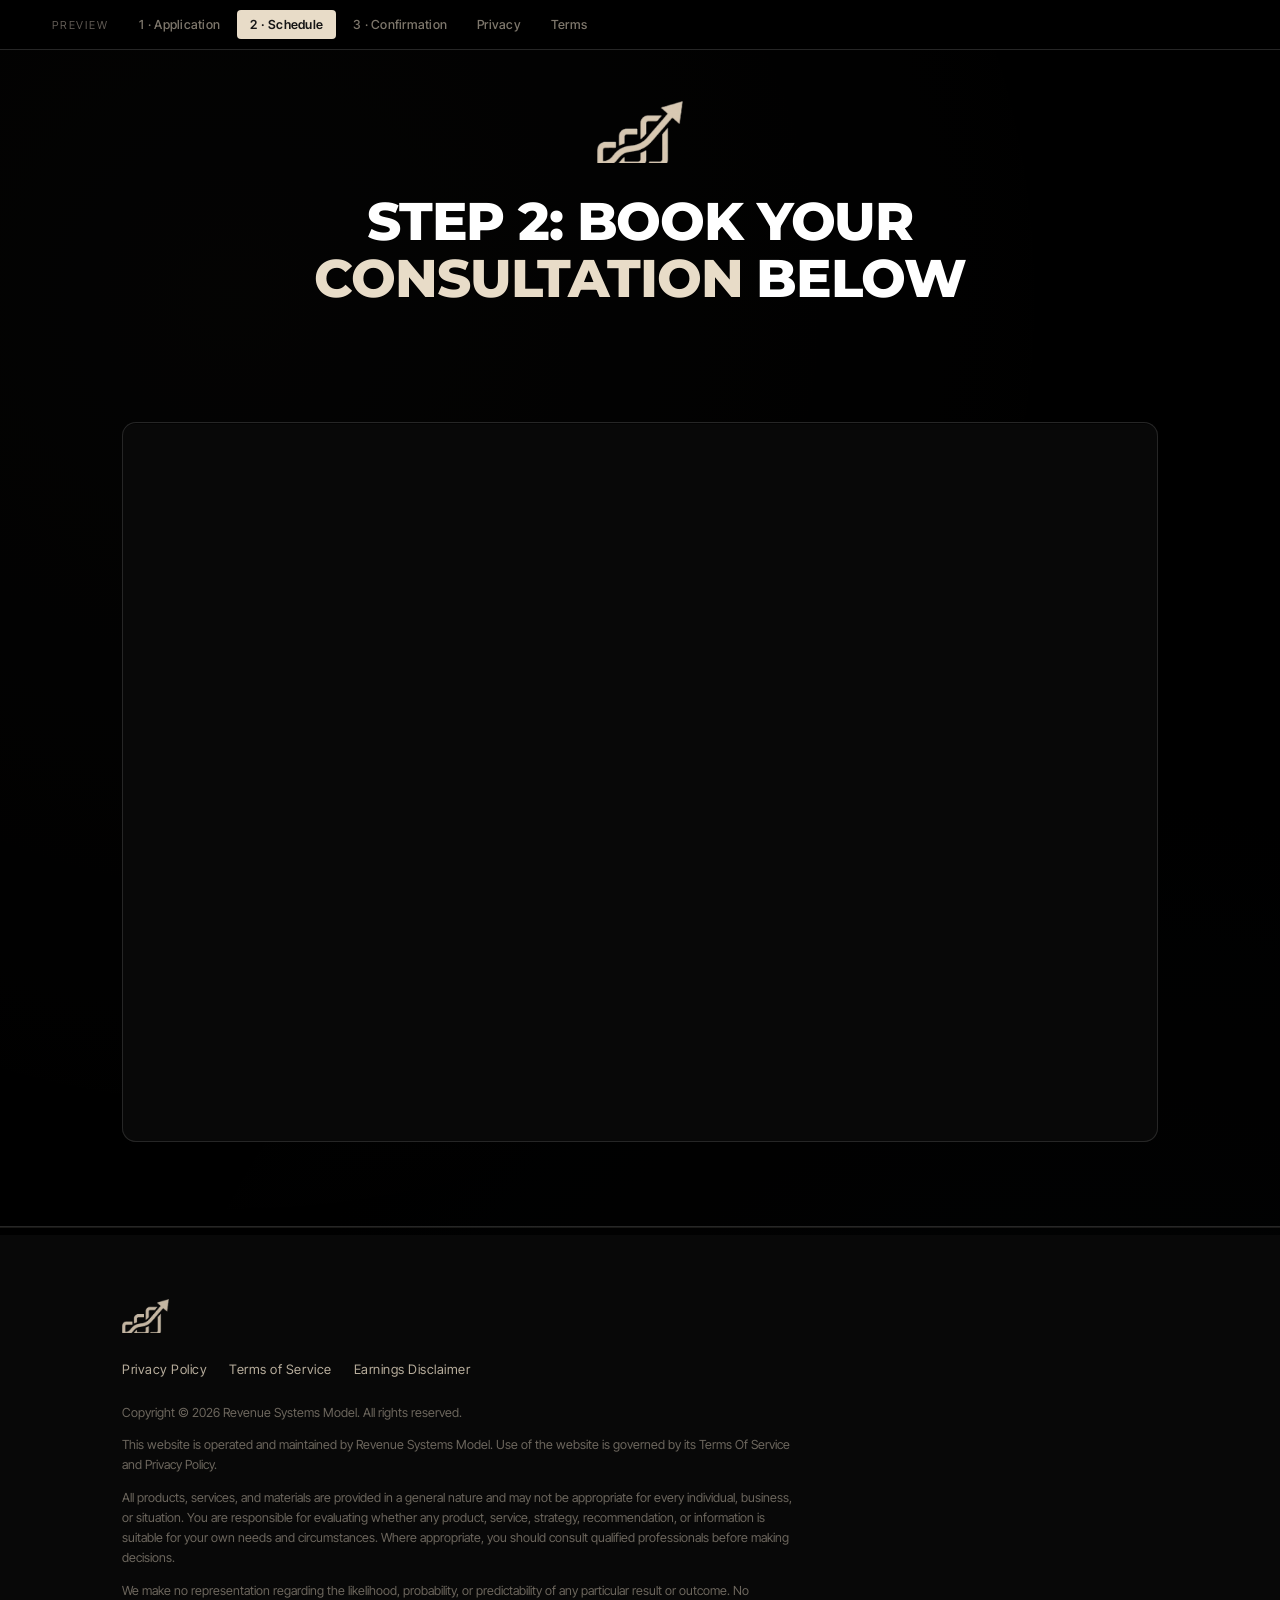
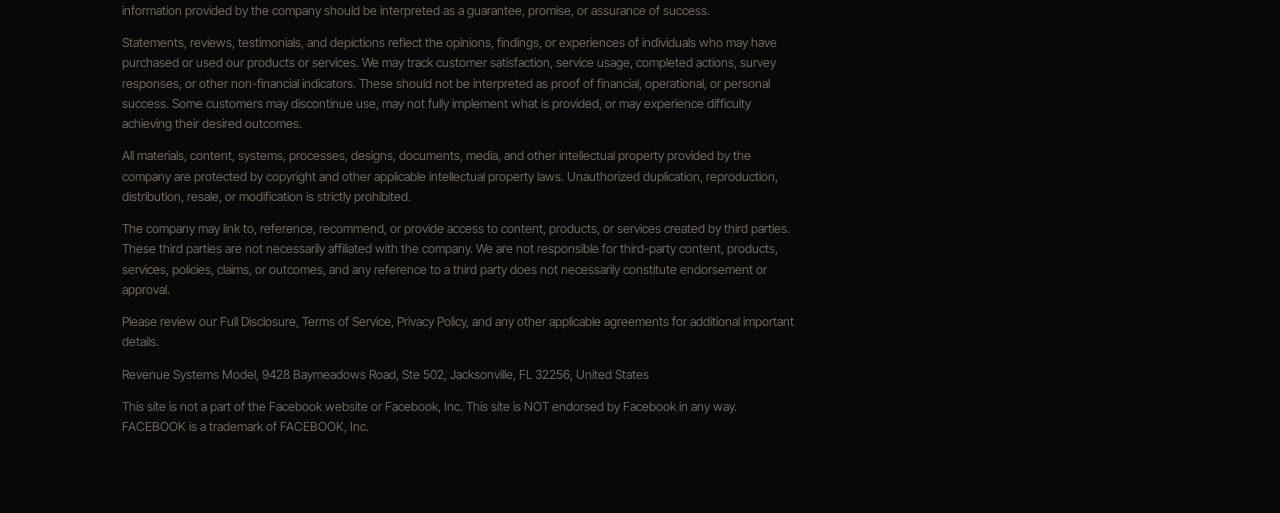
<file: apply/schedule.html>
<!doctype html>
<html lang="en">
<head>
<meta charset="utf-8">
<meta name="viewport" content="width=device-width, initial-scale=1">
<title>Book your consultation — Revenue Systems Model</title>
<meta name="description" content="Step 2: book your consultation below.">
<link rel="preconnect" href="https://fonts.googleapis.com">
<link rel="preconnect" href="https://fonts.gstatic.com" crossorigin>
<link rel="preconnect" href="https://assets.calendly.com" crossorigin>
<link rel="preconnect" href="https://calendly.com" crossorigin>
<link href="https://fonts.googleapis.com/css2?family=Montserrat:wght@700;800;900&family=Inter+Tight:wght@400;500;600;700&display=swap" rel="stylesheet">
<link rel="stylesheet" href="rsm.preview.css">
<style>html,body{margin:0;padding:0;background:#000}</style>
</head>
<body>

<nav class="rsmnav">
  <span class="lab">Preview</span>
  <a href="index.html">1 · Application</a>
  <a href="schedule.html" aria-current="page">2 · Schedule</a>
  <a href="thank-you.html">3 · Confirmation</a>
  <a href="privacy.html">Privacy</a>
  <a href="terms.html">Terms</a>
</nav>

<div class="rsm">

  <!-- ============ SCHEDULE ============ -->
  <section class="rsm-sec is-hero is-center">
    <div class="rsm-wrap">

      <img class="rsm-logo" src="assets/logo-rsm.png" alt="Revenue Systems Model">

      <h1 class="rsm-display is-mid">
        Step 2: Book Your <span class="em">Consultation</span> Below
      </h1>

    </div>
  </section>

  <section class="rsm-sec is-tight">
    <div class="rsm-wrap">

      <!-- Calendly inline embed. 40-minute Consultation Call.
           The colour params only apply on paid Calendly plans; on free the widget
           renders in its own light theme, which still sits fine inside the frame.
           "Pass event details to your redirect page" must stay ON in the event's
           Confirmation Page settings, or the add-to-calendar buttons on the
           confirmation page have no times to work from. -->
      <div class="rsm-embed is-live calendly-inline-widget" data-rise
           data-url="https://calendly.com/revenue-systems-model/consultation-call?hide_gdpr_banner=1&background_color=000000&text_color=E8DCC8&primary_color=7FA0AA"
           style="min-width:320px;height:720px"></div>
      <script src="https://assets.calendly.com/assets/external/widget.js" async></script>

    </div>
  </section>

  <hr class="rsm-rule">

  <footer class="rsm-foot">
    <div class="rsm-wrap">

      <div class="mark">
        <img src="assets/logo-rsm.png" alt="Revenue Systems Model">
      </div>

      <div class="links">
        <a href="https://revenuesystemsmodel.com/privacy-policy">Privacy Policy</a>
        <a href="https://revenuesystemsmodel.com/terms-and-conditions">Terms of Service</a>
        <a href="https://revenuesystemsmodel.com/terms-and-conditions">Earnings Disclaimer</a>
      </div>

      <p>Copyright &copy; 2026 Revenue Systems Model. All rights reserved.</p>

      <p>This website is operated and maintained by Revenue Systems Model. Use of the website
      is governed by its Terms Of Service and Privacy Policy.</p>

      <p>All products, services, and materials are provided in a general nature and may not be
      appropriate for every individual, business, or situation. You are responsible for evaluating
      whether any product, service, strategy, recommendation, or information is suitable for your
      own needs and circumstances. Where appropriate, you should consult qualified professionals
      before making decisions.</p>

      <p>We make no representation regarding the likelihood, probability, or predictability of any
      particular result or outcome. No information provided by the company should be interpreted as
      a guarantee, promise, or assurance of success.</p>

      <p>Statements, reviews, testimonials, and depictions reflect the opinions, findings, or
      experiences of individuals who may have purchased or used our products or services. We may
      track customer satisfaction, service usage, completed actions, survey responses, or other
      non-financial indicators. These should not be interpreted as proof of financial, operational,
      or personal success. Some customers may discontinue use, may not fully implement what is
      provided, or may experience difficulty achieving their desired outcomes.</p>

      <p>All materials, content, systems, processes, designs, documents, media, and other
      intellectual property provided by the company are protected by copyright and other applicable
      intellectual property laws. Unauthorized duplication, reproduction, distribution, resale, or
      modification is strictly prohibited.</p>

      <p>The company may link to, reference, recommend, or provide access to content, products, or
      services created by third parties. These third parties are not necessarily affiliated with the
      company. We are not responsible for third-party content, products, services, policies, claims,
      or outcomes, and any reference to a third party does not necessarily constitute endorsement
      or approval.</p>

      <p>Please review our Full Disclosure, Terms of Service, Privacy Policy, and any other
      applicable agreements for additional important details.</p>

      <p>Revenue Systems Model, 9428 Baymeadows Road, Ste 502, Jacksonville, FL 32256, United States</p>

      <p>This site is not a part of the Facebook website or Facebook, Inc. This site is NOT endorsed
      by Facebook in any way. FACEBOOK is a trademark of FACEBOOK, Inc.</p>

    </div>
  </footer>


</div>

<script src="rsm.js"></script>
</body>
</html>
</file>
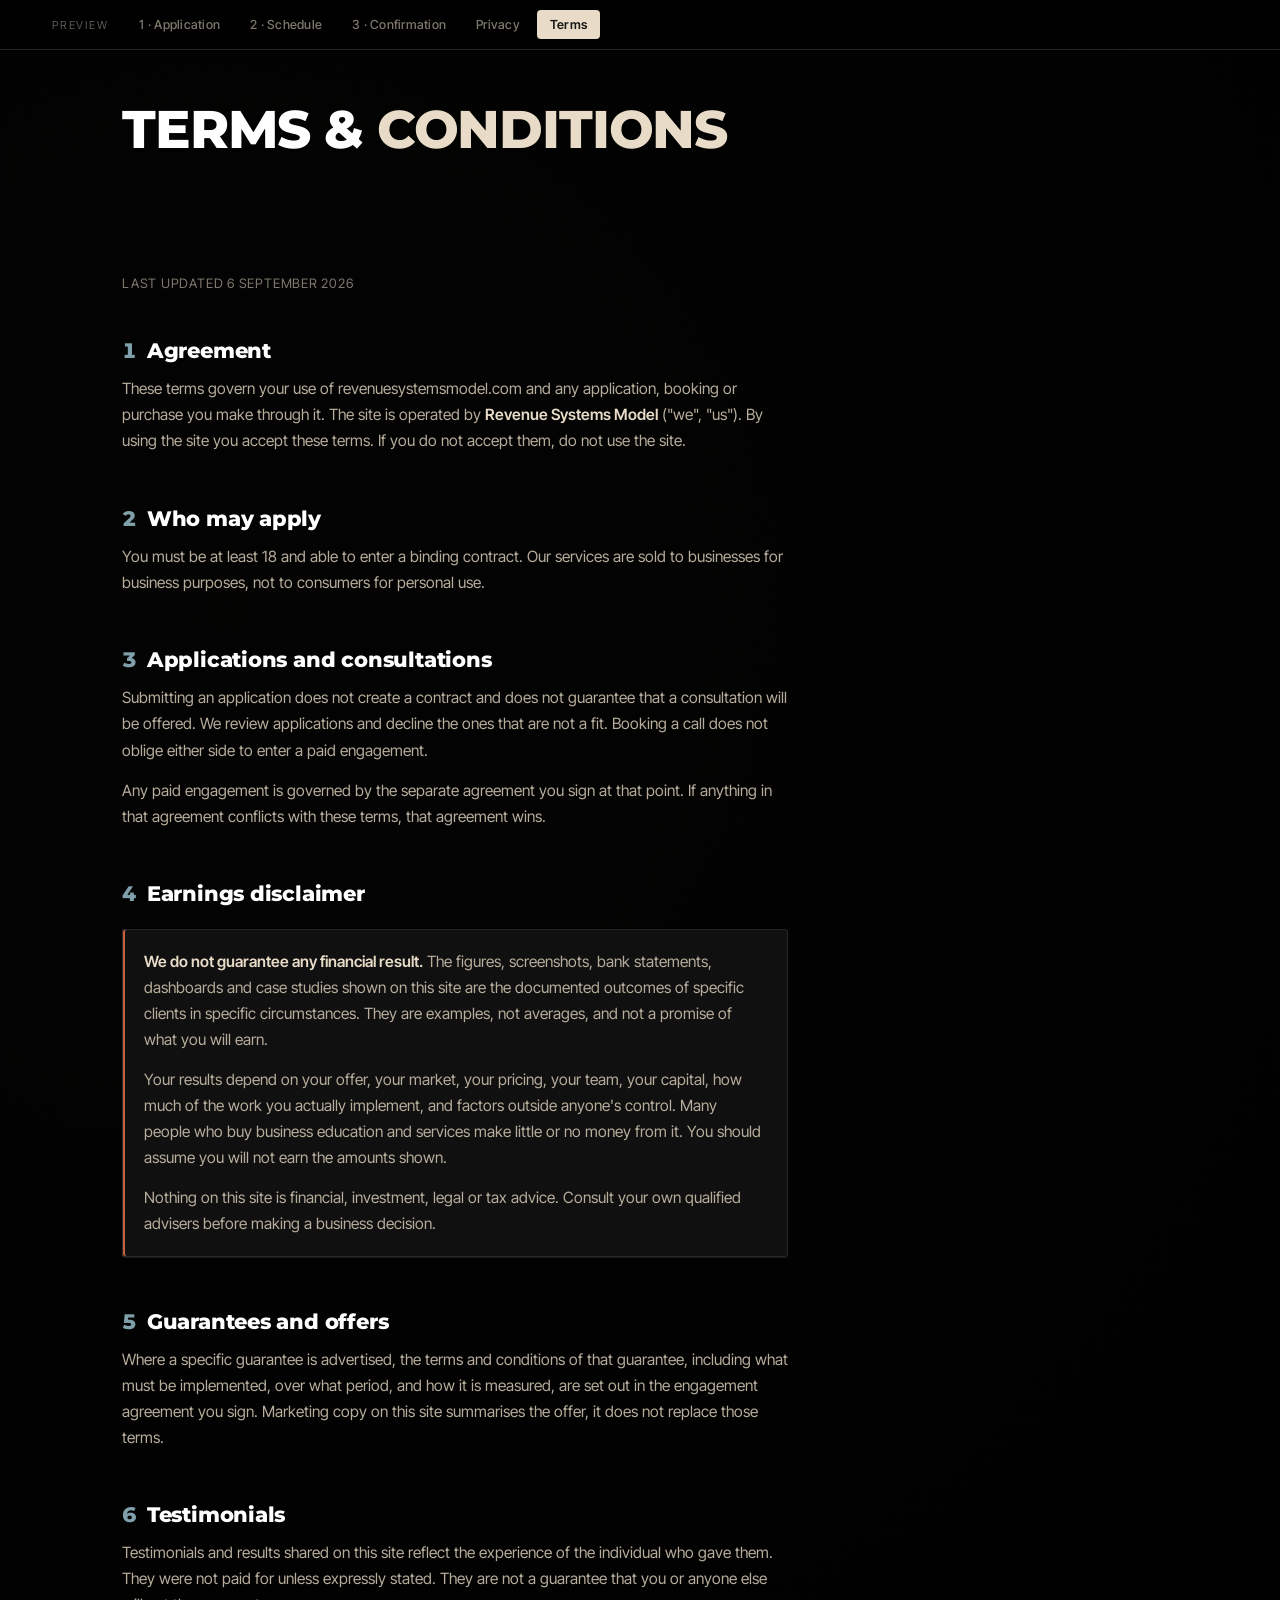
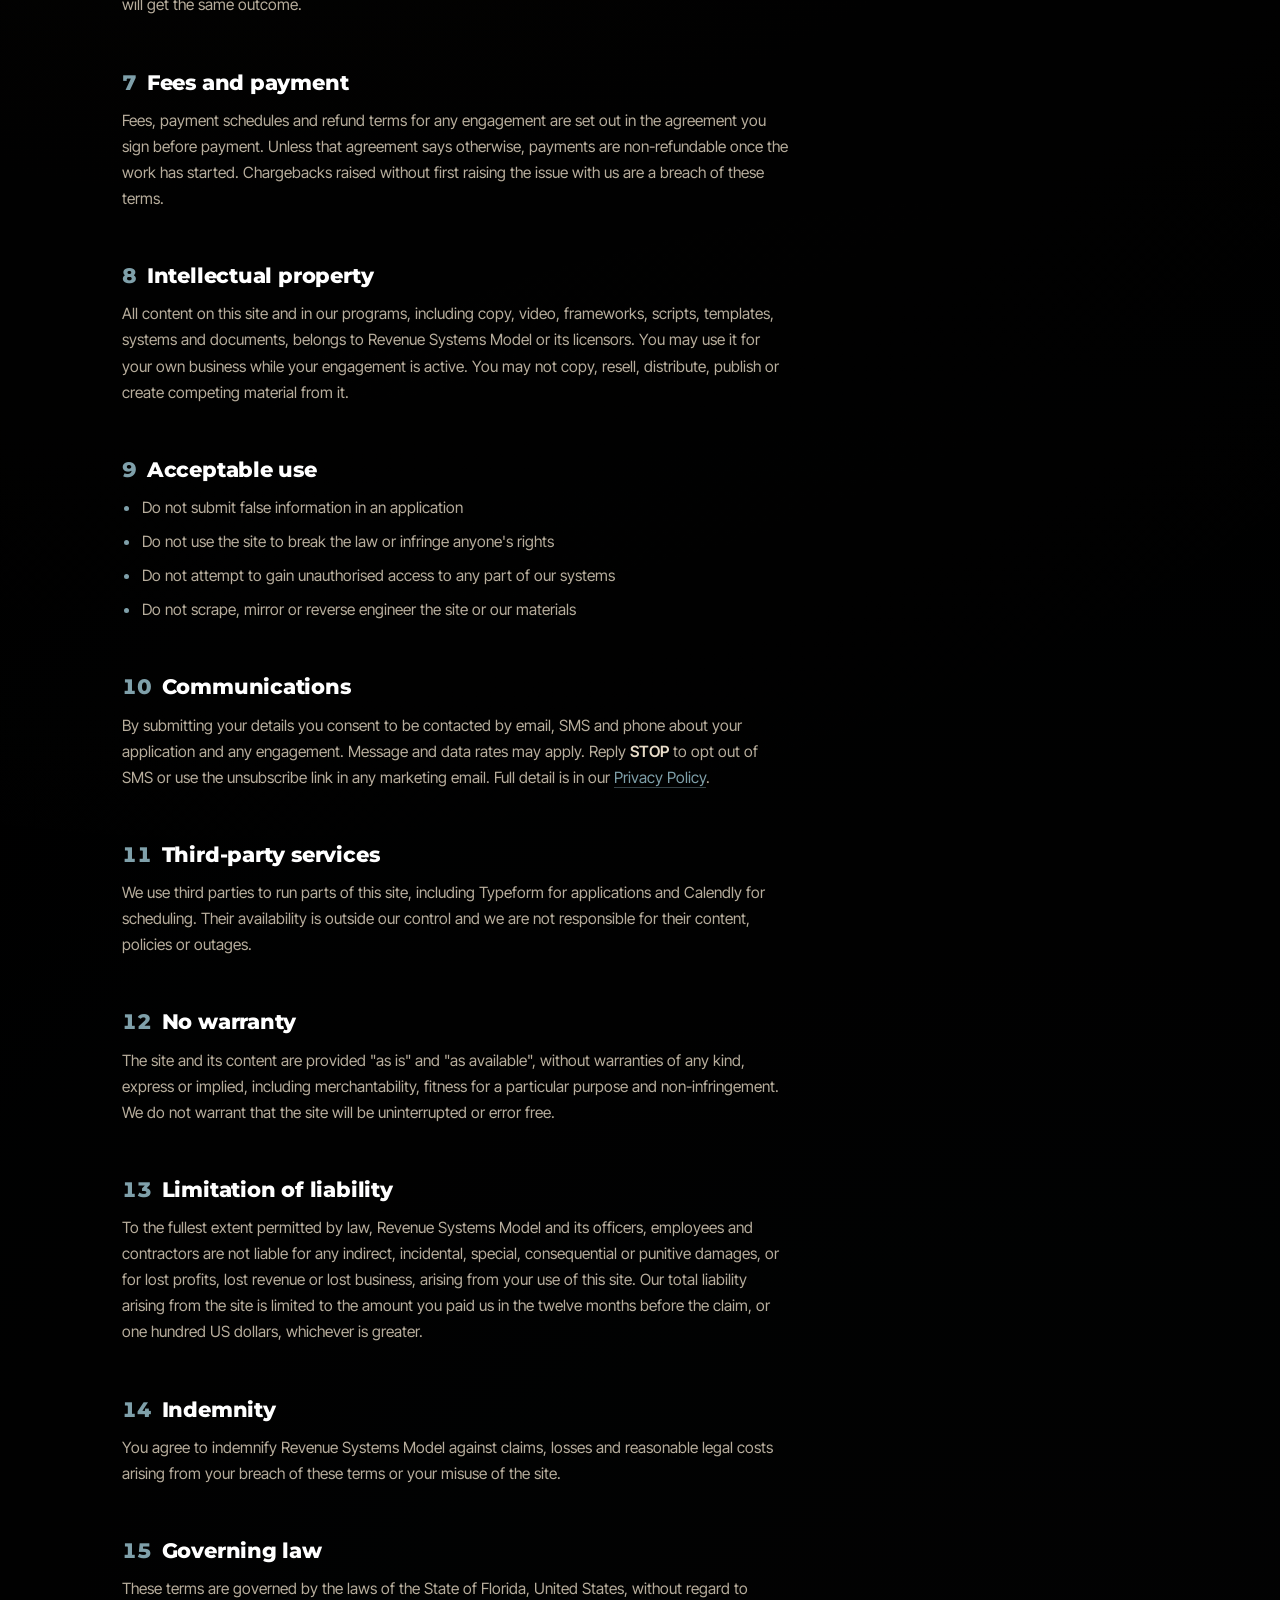
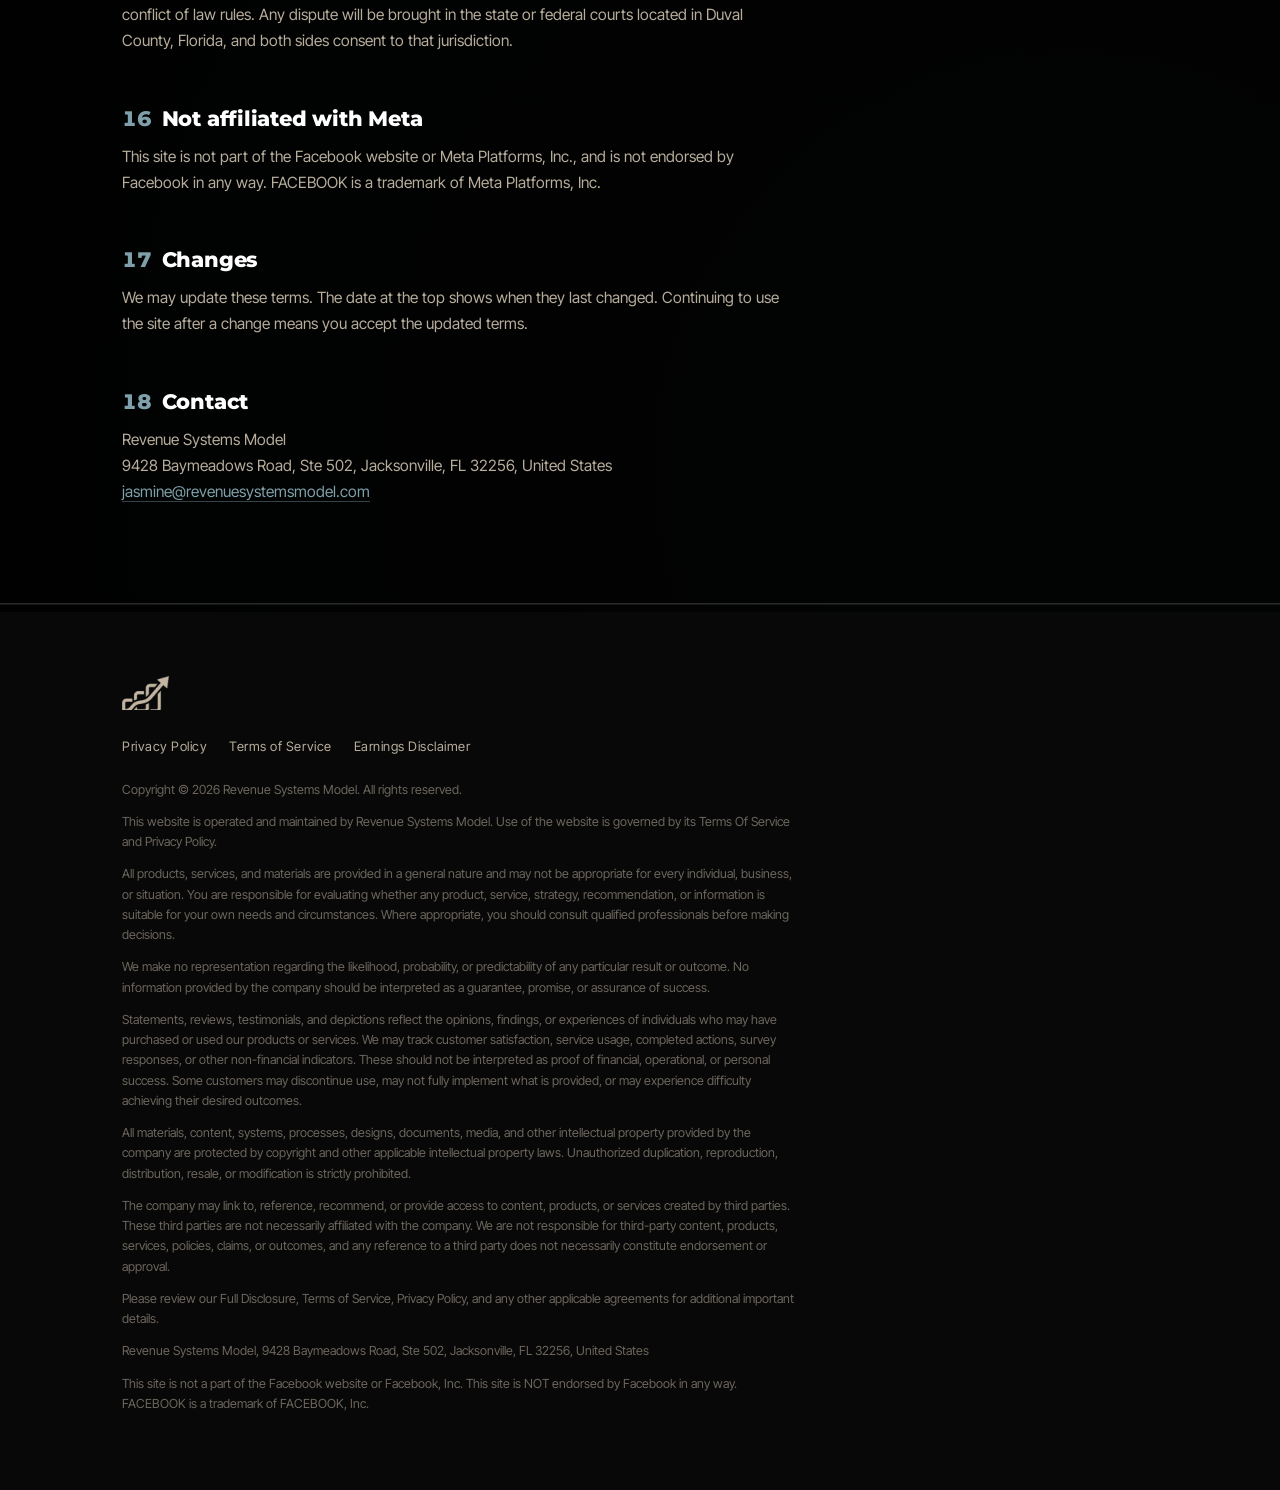
<file: apply/terms.html>
<!doctype html>
<html lang="en">
<head>
<meta charset="utf-8">
<meta name="viewport" content="width=device-width, initial-scale=1">
<title>Terms & Conditions — Revenue Systems Model</title>
<meta name="description" content="The terms that govern use of the Revenue Systems Model site and applications.">
<link rel="preconnect" href="https://fonts.googleapis.com">
<link rel="preconnect" href="https://fonts.gstatic.com" crossorigin>

<link href="https://fonts.googleapis.com/css2?family=Montserrat:wght@700;800;900&family=Inter+Tight:wght@400;500;600;700&display=swap" rel="stylesheet">
<link rel="stylesheet" href="rsm.preview.css">
<style>html,body{margin:0;padding:0;background:#000}</style>
</head>
<body>

<nav class="rsmnav">
  <span class="lab">Preview</span>
  <a href="index.html">1 · Application</a>
  <a href="schedule.html">2 · Schedule</a>
  <a href="thank-you.html">3 · Confirmation</a>
  <a href="privacy.html">Privacy</a>
  <a href="terms.html" aria-current="page">Terms</a>
</nav>

<div class="rsm">

  <section class="rsm-sec is-hero">
    <div class="rsm-wrap">
      <h1 class="rsm-display is-mid">Terms &amp; <span class="em">Conditions</span></h1>
    </div>
  </section>

  <section class="rsm-sec is-tight">
    <div class="rsm-wrap">
      <div class="rsm-legal">

        <p class="eff">Last updated 6 September 2026</p>

        <h2><span>1</span>Agreement</h2>
        <p>These terms govern your use of revenuesystemsmodel.com and any application, booking or
        purchase you make through it. The site is operated by <b>Revenue Systems Model</b>
        ("we", "us"). By using the site you accept these terms. If you do not accept them, do
        not use the site.</p>

        <h2><span>2</span>Who may apply</h2>
        <p>You must be at least 18 and able to enter a binding contract. Our services are sold to
        businesses for business purposes, not to consumers for personal use.</p>

        <h2><span>3</span>Applications and consultations</h2>
        <p>Submitting an application does not create a contract and does not guarantee that a
        consultation will be offered. We review applications and decline the ones that are not a
        fit. Booking a call does not oblige either side to enter a paid engagement.</p>
        <p>Any paid engagement is governed by the separate agreement you sign at that point. If
        anything in that agreement conflicts with these terms, that agreement wins.</p>

        <h2><span>4</span>Earnings disclaimer</h2>
        <div class="box">
          <p><b>We do not guarantee any financial result.</b> The figures, screenshots, bank
          statements, dashboards and case studies shown on this site are the documented outcomes
          of specific clients in specific circumstances. They are examples, not averages, and not
          a promise of what you will earn.</p>
          <p>Your results depend on your offer, your market, your pricing, your team, your
          capital, how much of the work you actually implement, and factors outside anyone's
          control. Many people who buy business education and services make little or no money
          from it. You should assume you will not earn the amounts shown.</p>
          <p>Nothing on this site is financial, investment, legal or tax advice. Consult your own
          qualified advisers before making a business decision.</p>
        </div>

        <h2><span>5</span>Guarantees and offers</h2>
        <p>Where a specific guarantee is advertised, the terms and conditions of that guarantee,
        including what must be implemented, over what period, and how it is measured, are set out
        in the engagement agreement you sign. Marketing copy on this site summarises the offer,
        it does not replace those terms.</p>

        <h2><span>6</span>Testimonials</h2>
        <p>Testimonials and results shared on this site reflect the experience of the individual
        who gave them. They were not paid for unless expressly stated. They are not a guarantee
        that you or anyone else will get the same outcome.</p>

        <h2><span>7</span>Fees and payment</h2>
        <p>Fees, payment schedules and refund terms for any engagement are set out in the
        agreement you sign before payment. Unless that agreement says otherwise, payments are
        non-refundable once the work has started. Chargebacks raised without first raising the
        issue with us are a breach of these terms.</p>

        <h2><span>8</span>Intellectual property</h2>
        <p>All content on this site and in our programs, including copy, video, frameworks,
        scripts, templates, systems and documents, belongs to Revenue Systems Model or its
        licensors. You may use it for your own business while your engagement is active. You may
        not copy, resell, distribute, publish or create competing material from it.</p>

        <h2><span>9</span>Acceptable use</h2>
        <ul>
          <li>Do not submit false information in an application</li>
          <li>Do not use the site to break the law or infringe anyone's rights</li>
          <li>Do not attempt to gain unauthorised access to any part of our systems</li>
          <li>Do not scrape, mirror or reverse engineer the site or our materials</li>
        </ul>

        <h2><span>10</span>Communications</h2>
        <p>By submitting your details you consent to be contacted by email, SMS and phone about
        your application and any engagement. Message and data rates may apply. Reply <b>STOP</b>
        to opt out of SMS or use the unsubscribe link in any marketing email. Full detail is in
        our <a href="https://revenuesystemsmodel.com/privacy-policy">Privacy Policy</a>.</p>

        <h2><span>11</span>Third-party services</h2>
        <p>We use third parties to run parts of this site, including Typeform for applications
        and Calendly for scheduling. Their availability is outside our control and we are not
        responsible for their content, policies or outages.</p>

        <h2><span>12</span>No warranty</h2>
        <p>The site and its content are provided "as is" and "as available", without warranties
        of any kind, express or implied, including merchantability, fitness for a particular
        purpose and non-infringement. We do not warrant that the site will be uninterrupted or
        error free.</p>

        <h2><span>13</span>Limitation of liability</h2>
        <p>To the fullest extent permitted by law, Revenue Systems Model and its officers,
        employees and contractors are not liable for any indirect, incidental, special,
        consequential or punitive damages, or for lost profits, lost revenue or lost business,
        arising from your use of this site. Our total liability arising from the site is limited
        to the amount you paid us in the twelve months before the claim, or one hundred US
        dollars, whichever is greater.</p>

        <h2><span>14</span>Indemnity</h2>
        <p>You agree to indemnify Revenue Systems Model against claims, losses and reasonable
        legal costs arising from your breach of these terms or your misuse of the site.</p>

        <h2><span>15</span>Governing law</h2>
        <p>These terms are governed by the laws of the State of Florida, United States, without
        regard to conflict of law rules. Any dispute will be brought in the state or federal
        courts located in Duval County, Florida, and both sides consent to that jurisdiction.</p>

        <h2><span>16</span>Not affiliated with Meta</h2>
        <p>This site is not part of the Facebook website or Meta Platforms, Inc., and is not
        endorsed by Facebook in any way. FACEBOOK is a trademark of Meta Platforms, Inc.</p>

        <h2><span>17</span>Changes</h2>
        <p>We may update these terms. The date at the top shows when they last changed.
        Continuing to use the site after a change means you accept the updated terms.</p>

        <h2><span>18</span>Contact</h2>
        <p>Revenue Systems Model<br>
        9428 Baymeadows Road, Ste 502, Jacksonville, FL 32256, United States<br>
        <a href="mailto:jasmine@revenuesystemsmodel.com">jasmine@revenuesystemsmodel.com</a></p>

      </div>
    </div>
  </section>

  <hr class="rsm-rule">

  <footer class="rsm-foot">
    <div class="rsm-wrap">

      <div class="mark">
        <img src="assets/logo-rsm.png" alt="Revenue Systems Model">
      </div>

      <div class="links">
        <a href="https://revenuesystemsmodel.com/privacy-policy">Privacy Policy</a>
        <a href="https://revenuesystemsmodel.com/terms-and-conditions">Terms of Service</a>
        <a href="https://revenuesystemsmodel.com/terms-and-conditions">Earnings Disclaimer</a>
      </div>

      <p>Copyright &copy; 2026 Revenue Systems Model. All rights reserved.</p>

      <p>This website is operated and maintained by Revenue Systems Model. Use of the website
      is governed by its Terms Of Service and Privacy Policy.</p>

      <p>All products, services, and materials are provided in a general nature and may not be
      appropriate for every individual, business, or situation. You are responsible for evaluating
      whether any product, service, strategy, recommendation, or information is suitable for your
      own needs and circumstances. Where appropriate, you should consult qualified professionals
      before making decisions.</p>

      <p>We make no representation regarding the likelihood, probability, or predictability of any
      particular result or outcome. No information provided by the company should be interpreted as
      a guarantee, promise, or assurance of success.</p>

      <p>Statements, reviews, testimonials, and depictions reflect the opinions, findings, or
      experiences of individuals who may have purchased or used our products or services. We may
      track customer satisfaction, service usage, completed actions, survey responses, or other
      non-financial indicators. These should not be interpreted as proof of financial, operational,
      or personal success. Some customers may discontinue use, may not fully implement what is
      provided, or may experience difficulty achieving their desired outcomes.</p>

      <p>All materials, content, systems, processes, designs, documents, media, and other
      intellectual property provided by the company are protected by copyright and other applicable
      intellectual property laws. Unauthorized duplication, reproduction, distribution, resale, or
      modification is strictly prohibited.</p>

      <p>The company may link to, reference, recommend, or provide access to content, products, or
      services created by third parties. These third parties are not necessarily affiliated with the
      company. We are not responsible for third-party content, products, services, policies, claims,
      or outcomes, and any reference to a third party does not necessarily constitute endorsement
      or approval.</p>

      <p>Please review our Full Disclosure, Terms of Service, Privacy Policy, and any other
      applicable agreements for additional important details.</p>

      <p>Revenue Systems Model, 9428 Baymeadows Road, Ste 502, Jacksonville, FL 32256, United States</p>

      <p>This site is not a part of the Facebook website or Facebook, Inc. This site is NOT endorsed
      by Facebook in any way. FACEBOOK is a trademark of FACEBOOK, Inc.</p>

    </div>
  </footer>


</div>

<script src="rsm.js"></script>
</body>
</html>
</file>
<file: apply/rsm.preview.css>
/* ============================================================
   RSM OPERATORS — Application Funnel
   Concept: The Application Dossier (press-room editorial)
   Grounded in: Deckle (design-director website-library)
   Primary language: Minimalism · Secondary: Bento Grid
   Type: Montserrat (display, Jasmine's pick) + Inter Tight (UI)
   ============================================================ */

.rsm{
  all: initial;
  container-type: inline-size;
  container-name: rsm;
  position: relative;
  display: block;
  overflow: hidden;
  -webkit-font-smoothing: antialiased;
  text-rendering: optimizeLegibility;

  /* ---- stock ---- */
  --stock:        #000000;   /* plain black, pedido dela no video */
  --stock-deep:   #080808;   /* pocos e rodape */
  --stock-raised: #101010;   /* alerta e superficie elevada */
  --stock-edge:   #262626;   /* hairline legivel sobre preto */

  /* ---- ink ---- */
  --champagne:    #E8DCC8;
  --champagne-lo: #B7AD9C;
  --champagne-xlo:#7E776C;

  /* ---- signal (the new blue, measured off Jasmine's TY video) ---- */
  --blue:         #4C656B;   /* on light surfaces only */
  --blue-lit:     #7FA0AA;   /* on dark stock — 7.4:1 */
  --blue-deep:    #3E6466;
  --blue-wash:    rgba(127,160,170,.13);

  --alert:        #C9603F;

  /* ---- press elevation (Deckle) ---- */
  --deboss: inset 0 2px 0 rgba(0,0,0,.62), inset 0 -1px 0 rgba(232,220,200,.07);
  --emboss: inset 0 1px 0 rgba(232,220,200,.30), inset 0 -2px 0 rgba(0,0,0,.28);
  --press:  0 -1px 0 rgba(0,0,0,.9), 0 1px 0 rgba(232,220,200,.10);

  /* ---- rhythm ---- */
  --gutter:    clamp(20px, 5cqi, 52px);
  --section-y: clamp(60px, 7.4cqi, 100px);
  --container: 1140px;
  --narrow:    720px;
  --r:         4px;
  --r-media:   14px;

  --ease: cubic-bezier(.32,.72,0,1);

  font-family: 'Inter Tight', -apple-system, BlinkMacSystemFont, 'Segoe UI', Helvetica, Arial, sans-serif;
  color: var(--champagne);
  background: var(--stock);
  line-height: 1.6;
  font-size: 16px;
}
.rsm *, .rsm *::before, .rsm *::after{ box-sizing: border-box; }
.rsm p, .rsm h1, .rsm h2, .rsm h3, .rsm h4, .rsm ul, .rsm ol, .rsm figure{ margin:0; padding:0; }
.rsm ul, .rsm ol{ list-style:none; }
.rsm img, .rsm video, .rsm iframe{ display:block; max-width:100%; }
.rsm a{ color: inherit; text-decoration: none; }
.rsm ::selection{ background: var(--champagne); color: var(--stock); }

/* paper fiber — absolute, never fixed (container-type traps fixed) */
.rsm::before{
  content:''; position:absolute; inset:0; pointer-events:none; z-index:0; opacity:.5;
  background-image:
    radial-gradient(circle at 18% 12%, rgba(232,220,200,.035), transparent 46%),
    radial-gradient(circle at 84% 78%, rgba(127,160,170,.045), transparent 52%);
}

/* ---------- layout ---------- */
.rsm-wrap{ position:relative; z-index:1; width:100%; max-width:var(--container); margin:0 auto; padding-inline:var(--gutter); }
.rsm-wrap.is-narrow{ max-width:var(--narrow); }
.rsm-sec{ padding-block: var(--section-y); position:relative; z-index:1; }
.rsm-sec.is-tight{ padding-block: clamp(48px, 6cqi, 76px); }
.rsm-rule{ height:1px; background:var(--stock-edge); box-shadow:var(--press); border:0; }

/* ---------- type ---------- */
.rsm-display{
  font-family:'Montserrat', Helvetica, Arial, sans-serif;
  font-weight:800;
  font-size: clamp(38px, 6.6cqi, 78px);
  line-height:.94;
  letter-spacing:-.035em;
  text-transform:uppercase;
  color:#FFF;
  text-shadow: 0 1px 0 rgba(0,0,0,.55);
}
.rsm-display .em{ color:var(--champagne); }
.rsm-display .em-b{ color:var(--blue-lit); }

.rsm-h2{
  font-family:'Montserrat', Helvetica, Arial, sans-serif;
  font-weight:800; font-size:clamp(28px, 4.6cqi, 52px);
  line-height:1; letter-spacing:-.03em; text-transform:uppercase; color:#FFF;
}
.rsm-h2 .em{ color:var(--champagne); }

.rsm-h3{
  font-family:'Montserrat', Helvetica, Arial, sans-serif;
  font-weight:700; font-size:clamp(19px, 2.1cqi, 25px);
  line-height:1.2; letter-spacing:-.015em; color:#FFF;
}

.rsm-lead{ font-size:clamp(16px, 1.55cqi, 19px); line-height:1.62; color:var(--champagne-lo); max-width:60ch; }
.rsm-body{ font-size:16px; line-height:1.65; color:var(--champagne-lo); max-width:64ch; }
.rsm-fine{ font-size:13px; line-height:1.6; color:var(--champagne-xlo); }

/* qualifier: a real gate statement, not a decorative kicker */
.rsm-qual{
  font-size:14px; font-weight:600; letter-spacing:.02em; color:var(--blue-lit);
  display:flex; align-items:flex-start; gap:12px; margin-bottom:22px;
}
.rsm-qual::before{ content:''; width:34px; height:1px; background:var(--blue-lit); flex:none; opacity:.7; margin-top:.62em; }

/* ---------- step marker ---------- */
.rsm-step{ display:flex; align-items:baseline; gap:14px; margin-bottom:20px; }
.rsm-step b{
  font-family:'Montserrat',Helvetica,Arial,sans-serif; font-weight:800; font-size:13px;
  letter-spacing:.14em; color:var(--blue-lit); flex:none;
}
.rsm-step span{ font-family:'Montserrat',Helvetica,Arial,sans-serif; font-weight:800;
  font-size:clamp(21px,2.6cqi,30px); line-height:1.1; letter-spacing:-.02em; color:#FFF; }

/* ---------- buttons ---------- */
.rsm-btn{
  display:inline-flex; align-items:center; justify-content:center; gap:10px;
  min-height:56px; padding:0 34px; border:0; cursor:pointer;
  font-family:'Montserrat',Helvetica,Arial,sans-serif; font-weight:800; font-size:14px;
  letter-spacing:.1em; text-transform:uppercase; border-radius:var(--r);
  background:var(--champagne); color:#161616;
  box-shadow: var(--emboss), 0 1px 0 rgba(0,0,0,.5);
  transition: transform .18s var(--ease), background-color .18s var(--ease), box-shadow .18s var(--ease);
  width:100%; text-align:center;
}
.rsm-btn:hover{ background:#F3EADB; transform:translateY(-1px); }
.rsm-btn:active{ transform:translateY(1px); box-shadow: var(--deboss); }
.rsm-btn:focus-visible{ outline:2px solid var(--blue-lit); outline-offset:3px; }
.rsm-btn.is-ghost{
  background:transparent; color:var(--champagne);
  box-shadow: inset 0 0 0 1px var(--stock-edge), var(--press);
}
.rsm-btn.is-ghost:hover{ background:var(--blue-wash); color:#FFF; box-shadow: inset 0 0 0 1px var(--blue-lit); }
.rsm-btn.is-auto{ width:auto; }

/* ---------- media frame (the only card we allow) ---------- */
.rsm-frame{
  position:relative; border-radius:var(--r-media); overflow:hidden;
  background:
    radial-gradient(circle at 22% 8%, rgba(232,220,200,.10), transparent 58%),
    var(--stock-deep);
  box-shadow: inset 0 0 0 1px var(--stock-edge), var(--deboss);
}
.rsm-frame::after{ content:''; display:block; padding-bottom:56.25%; }
.rsm-frame > iframe, .rsm-frame > img{
  position:absolute; inset:0; width:100%; height:100%; object-fit:cover; border:0;
}
.rsm-frame > video{
  position:absolute; inset:0; width:100%; height:100%; object-fit:contain; border:0; background:#000;
}
.rsm-frame.is-placeholder{ display:grid; place-items:center; }
.rsm-frame.is-placeholder::after{ content:none; }
.rsm-slot{
  aspect-ratio:16/9; width:100%; display:grid; grid-auto-rows:min-content; align-content:center; justify-items:center; gap:16px;
  text-align:center; padding:28px;
}
.rsm-slot .ring{
  width:66px; height:66px; border-radius:999px; display:grid; place-items:center;
  box-shadow: inset 0 0 0 1px rgba(232,220,200,.4);
}
.rsm-slot .ring svg{ width:20px; height:20px; fill:var(--champagne); margin-left:3px; }
.rsm-slot p{ font-size:13px; letter-spacing:.04em; color:var(--champagne-xlo); }

/* ---------- form well (deboss, no card sprawl) ---------- */
.rsm-form{ display:grid; gap:14px; }
.rsm-field{
  width:100%; min-height:56px; padding:16px 18px;
  background:var(--stock-deep); color:var(--champagne);
  border:0; border-radius:var(--r);
  box-shadow: inset 0 0 0 1px var(--stock-edge), var(--deboss);
  font-family:inherit; font-size:15px; letter-spacing:.01em;
  transition: box-shadow .2s var(--ease);
}
.rsm-field::placeholder{ color:var(--champagne-xlo); letter-spacing:.06em; font-size:13px; text-transform:uppercase; }
.rsm-field:focus{ outline:0; box-shadow: inset 0 0 0 1px var(--blue-lit), var(--deboss); }

/* ---------- the embed slot (Typeform / calendar) ---------- */
.rsm-embed{
  position:relative; border-radius:var(--r-media); min-height:clamp(430px, 52cqi, 660px);
  background:var(--stock-deep);
  box-shadow: inset 0 0 0 1px var(--stock-edge), var(--deboss);
  display:grid; place-items:center; padding:34px; text-align:center;
}
.rsm-embed > iframe{ position:absolute; inset:0; width:100%; height:100%; border:0; border-radius:var(--r-media); }
.rsm-embed .mark{
  font-family:'Montserrat',Helvetica,Arial,sans-serif; font-weight:800; font-size:12px;
  letter-spacing:.16em; color:var(--blue-lit); margin-bottom:14px;
}
.rsm-embed .rsm-h3{ margin-bottom:10px; }

/* ---------- alert ---------- */
.rsm-alert{
  padding:22px 24px; border-radius:var(--r);
  background:var(--stock-raised);
  box-shadow: inset 0 0 0 1px var(--stock-edge), inset 3px 0 0 var(--alert), var(--press);
  font-size:15px; line-height:1.6; color:var(--champagne-lo);
}
.rsm-alert b{ color:var(--alert); font-weight:700; }

/* ---------- case studies: staggered ledger ---------- */
.rsm-cases{ display:grid; gap:clamp(28px, 4cqi, 56px); }
.rsm-case{ display:grid; grid-template-columns: 1fr 1fr; gap:clamp(20px, 3cqi, 44px); align-items:center; }
.rsm-case:nth-child(even) .rsm-case-media{ order:2; }
.rsm-case-media{ position:relative; border-radius:var(--r-media); overflow:hidden;
  box-shadow: inset 0 0 0 1px var(--stock-edge), var(--deboss); background:var(--stock-deep); }
.rsm-case-media img{ width:100%; height:100%; object-fit:cover; aspect-ratio:4/3; opacity:.92; }
.rsm-case-media .tag{
  position:absolute; left:0; bottom:0; padding:8px 14px;
  background:rgba(19,19,19,.86); font-size:12px; letter-spacing:.1em; text-transform:uppercase;
  color:var(--champagne-lo); border-top-right-radius:var(--r);
}
.rsm-case-body .who{ font-family:'Montserrat',Helvetica,Arial,sans-serif; font-weight:800;
  font-size:clamp(20px,2.4cqi,28px); letter-spacing:-.02em; color:#FFF; }
.rsm-case-body .role{ font-size:13px; letter-spacing:.06em; text-transform:uppercase; color:var(--champagne-xlo); margin-top:5px; }
.rsm-case-body .result{ font-size:clamp(16px,1.7cqi,20px); line-height:1.45; color:var(--champagne); margin-top:16px; }
.rsm-case-body .result b{ color:var(--blue-lit); font-weight:600; }

/* ---------- footer ---------- */
.rsm-foot{ background:var(--stock-deep); padding-block: clamp(44px,5cqi,64px); position:relative; z-index:1; }
.rsm-foot .links{ display:flex; flex-wrap:wrap; gap:8px 22px; margin-bottom:22px; }
.rsm-foot .links a{ font-size:13px; letter-spacing:.04em; color:var(--champagne-lo); border-bottom:1px solid transparent; }
.rsm-foot .links a:hover{ color:var(--champagne); border-bottom-color:var(--champagne-xlo); }
.rsm-foot p{ font-size:12.5px; line-height:1.62; color:#6C665D; margin-bottom:12px; max-width:96ch; }
.rsm-foot .mark{ display:flex; align-items:center; gap:14px; margin-bottom:26px; }
.rsm-foot .mark img{ height:34px; width:auto; opacity:.85; }

/* ---------- reveal (no-JS = fully visible) ---------- */
.rsm.js [data-rise]{ opacity:0; transform:translateY(22px); }
.rsm.js [data-rise].on{ opacity:1; transform:none; transition: opacity .8s var(--ease), transform .8s var(--ease); }
.rsm.js [data-rise].on{ transition-delay: var(--d, 0ms); }


@media (prefers-reduced-motion: reduce){
  .rsm.js [data-rise]{ opacity:1 !important; transform:none !important; }
  .rsm-btn{ transition:none; }
}

/* ---------- breakpoints (container, not viewport) ---------- */
@container rsm (max-width: 860px){
  .rsm-case{ grid-template-columns:1fr; gap:18px; }
  .rsm-case:nth-child(even) .rsm-case-media{ order:0; }
}
@container rsm (max-width: 560px){
  .rsm-display{ font-size:clamp(32px, 11cqi, 46px); }
  .rsm-qual{ font-size:13px; }
  .rsm-qual::before{ width:20px; }
  .rsm-embed{ padding:24px 18px; }
}

/* ---------- case media placeholder ---------- */
.rsm-case-media .rsm-slot{ aspect-ratio:4/3; padding:20px; }
.rsm-case-media .rsm-slot p{ font-size:12px; letter-spacing:.14em; text-transform:uppercase; }


/* ---------- preview-only page switcher (delete when porting to GHL) ---------- */
.rsmnav{
  position:sticky; top:0; z-index:50;
  display:flex; align-items:center; gap:4px; flex-wrap:wrap;
  padding:10px clamp(20px,5vw,52px);
  background:rgba(10,10,10,.96); border-bottom:1px solid #2E2E2E;
  font-family:'Inter Tight',-apple-system,Segoe UI,Helvetica,Arial,sans-serif;
}
.rsmnav .lab{ font-size:11px; letter-spacing:.16em; text-transform:uppercase; color:#5E5852; margin-right:14px; }
.rsmnav a{
  font-size:12.5px; font-weight:500; letter-spacing:.02em; color:#7E776C;
  padding:7px 13px; border-radius:4px; text-decoration:none;
}
.rsmnav a:hover{ color:#E8DCC8; background:rgba(232,220,200,.07); }
.rsmnav a[aria-current=page]{ color:#161616; background:#E8DCC8; font-weight:600; }

/* hero rhythm: open at the top, close into the rule */
.rsm-sec.is-hero{ padding-block: clamp(28px, 4cqi, 56px) clamp(24px, 3cqi, 40px); }
.rsm-display{ text-wrap: balance; }
@container rsm (max-width: 560px){ .rsm-display{ font-size: clamp(30px, 9.6cqi, 42px); } }


/* ---------- centred variant ---------- */
.rsm-sec.is-center .rsm-wrap{ max-width:920px; text-align:center; }
.rsm-sec.is-center .rsm-lead,
.rsm-sec.is-center .rsm-body{ margin-inline:auto; }
.rsm-sec.is-center .rsm-display{ text-align:center; }

/* ---------- boxed qualifier label ---------- */
.rsm-pill{
  display:inline-block; padding:11px 22px; border-radius:var(--r);
  font-family:'Montserrat',Helvetica,Arial,sans-serif; font-weight:800;
  font-size:clamp(12px,1.25cqi,15px); letter-spacing:.06em; text-transform:uppercase;
  color:var(--champagne);
  box-shadow: inset 0 0 0 1px rgba(232,220,200,.42), var(--press);
  margin-bottom:26px;
}

/* ---------- boxed section heading ---------- */
.rsm-boxhead{
  display:inline-block; padding:13px 26px; border-radius:var(--r);
  font-family:'Montserrat',Helvetica,Arial,sans-serif; font-weight:800;
  font-size:clamp(16px,1.9cqi,22px); letter-spacing:.05em; text-transform:uppercase;
  color:#FFF; box-shadow: inset 0 0 0 1px rgba(232,220,200,.55);
}

/* Ela reparou que o boxhead parece botao e nao clica. Vira botao de verdade
   e rola ate o formulario, em vez de virar enfeite. */
button.rsm-boxhead{
  border:0; background:none; cursor:pointer; -webkit-appearance:none; appearance:none;
  transition: box-shadow .3s var(--ease), color .3s var(--ease), transform .12s var(--ease);
}
button.rsm-boxhead:hover{
  color:var(--champagne);
  box-shadow: inset 0 0 0 1px var(--champagne), 0 0 0 5px rgba(232,220,200,.07);
}
button.rsm-boxhead:active{ transform: translateY(1px); }
button.rsm-boxhead:focus-visible{ outline:2px solid var(--blue-lit); outline-offset:4px; }

/* ---------- red status bar (from her reference thank-you page) ---------- */
.rsm-bar{
  background:#D93025; color:#FFF; text-align:center;
  padding:11px 18px; font-weight:700; font-size:clamp(13px,1.35cqi,16px); letter-spacing:.01em;
}

/* ---------- logo lockup ---------- */
.rsm-logo{ display:block; height:clamp(44px,5cqi,62px); width:auto; margin:0 auto 30px; opacity:.94; }

/* ---------- important note (reference wording, centred) ---------- */
.rsm-note{
  font-size:clamp(17px,2cqi,24px); line-height:1.45; color:var(--champagne);
  max-width:46ch; margin:0 auto;
}
.rsm-note b{ color:var(--alert); font-weight:700; }

@container rsm (max-width: 560px){
  .rsm-pill{ padding:9px 16px; letter-spacing:.04em; margin-bottom:20px; }
  .rsm-boxhead{ padding:11px 18px; }
}

/* ---------- display, mid scale (a copy da referencia e longa) ---------- */
.rsm-display.is-mid{ font-size:clamp(27px, 4.3cqi, 53px); line-height:1.08; letter-spacing:-.022em; }
@container rsm (max-width: 560px){ .rsm-display.is-mid{ font-size:clamp(24px, 7cqi, 32px); } }

/* ---------- calendar-invite screenshot ---------- */
.rsm-invite{
  border-radius:var(--r-media); overflow:hidden; max-width:1000px; margin:0 auto;
  box-shadow: inset 0 0 0 1px var(--stock-edge), var(--deboss); background:var(--stock-deep);
}
.rsm-invite img{ width:100%; height:auto; display:block; }

/* ---------- GHL hardening ---------- */
.rsm{ width:100%; margin:0; }

/* ---------- step label ---------- */
.rsm-steplab{
  font-family:'Montserrat',Helvetica,Arial,sans-serif; font-weight:800;
  font-size:clamp(13px,1.35cqi,15px); letter-spacing:.16em; text-transform:uppercase;
  color:var(--blue-lit); margin-bottom:14px;
}

/* ---------- add to calendar ---------- */
.rsm-cal{ margin-top:clamp(22px,2.6cqi,32px); }
.rsm-cal .lab{
  font-size:13px; letter-spacing:.05em; color:var(--champagne-xlo); margin-bottom:14px;
}
.rsm-cal .row{ display:flex; flex-wrap:wrap; gap:10px; justify-content:center; }
.rsm-cal a{
  display:inline-flex; align-items:center; gap:9px; min-height:48px; padding:0 20px;
  border-radius:var(--r); font-family:'Inter Tight',Helvetica,Arial,sans-serif;
  font-weight:600; font-size:14px; color:var(--champagne);
  box-shadow: inset 0 0 0 1px var(--stock-edge), var(--press);
  transition: box-shadow .18s var(--ease), background-color .18s var(--ease), color .18s var(--ease);
}
.rsm-cal a:hover{ color:#FFF; background:var(--blue-wash); box-shadow: inset 0 0 0 1px var(--blue-lit); }
.rsm-cal a:focus-visible{ outline:2px solid var(--blue-lit); outline-offset:3px; }
.rsm-cal svg{ width:17px; height:17px; flex:none; fill:none; stroke:var(--blue-lit); stroke-width:1.7; }
@container rsm (max-width: 560px){
  .rsm-cal .row{ flex-direction:column; }
  .rsm-cal a{ justify-content:center; }
}

/* ---------- payment proof grid (phone screenshots, 9:16) ---------- */
.rsm-proof{ display:grid; grid-template-columns:repeat(2,1fr); gap:clamp(16px,2.2cqi,30px); }
.rsm-proof-item{ margin:0; }
.rsm-proof-item .rsm-slot{ width:100%; aspect-ratio:4/3; display:grid; }
.rsm-proof-item img{
  width:100%; aspect-ratio:4/3; object-fit:contain; padding:16px; display:block;
  border-radius:var(--r-media); background:var(--stock-deep);
  box-shadow: inset 0 0 0 1px var(--stock-edge), var(--deboss);
}
.rsm-proof-item .rsm-slot p{ font-size:12px; letter-spacing:.14em; text-transform:uppercase; }
.rsm-proof-item figcaption{
  margin-top:14px; font-size:clamp(14px,1.35cqi,15.5px); line-height:1.5;
  color:var(--champagne-lo); max-width:46ch;
}
.rsm-proof-item figcaption b{ color:var(--blue-lit); font-weight:600; }
@container rsm (max-width: 620px){ .rsm-proof{ grid-template-columns:1fr; } }

/* ---------- embed com conteudo real (sem o padding do placeholder) ---------- */
.rsm-embed.is-live{ display:block; padding:0; overflow:hidden; }
/* createWidget nests the iframe inside a wrapper, so target any descendant,
   not just a direct child, and anchor it to the well which is position:relative. */
.rsm-embed.is-live > div{ position:absolute; inset:0; }
.rsm-embed.is-live iframe{
  position:absolute; inset:0; width:100%; height:100%;
  border:0; border-radius:var(--r-media);
}

/* Print do convite: a versao larga e 1200x172 e vira uma tirinha ilegivel no
   celular; a vertical e 623x656. Troca por container query, igual ao resto. */
.rsm-invite .is-tall{ display:none; }
@container rsm (max-width: 760px){
  .rsm-invite{ max-width:440px; }
  .rsm-invite .is-wide{ display:none; }
  .rsm-invite .is-tall{ display:block; }
}

/* ---------- paginas legais: coluna longa e legivel ---------- */
.rsm-legal{ max-width:74ch; }
.rsm-legal .eff{
  font-size:13px; letter-spacing:.06em; text-transform:uppercase;
  color:var(--champagne-xlo); margin-bottom:clamp(28px,3.4cqi,44px);
}
.rsm-legal h2{
  font-family:'Montserrat',Helvetica,Arial,sans-serif; font-weight:800;
  font-size:clamp(17px,1.9cqi,21px); line-height:1.25; letter-spacing:-.01em;
  color:#FFF; margin:clamp(34px,4cqi,52px) 0 12px;
}
.rsm-legal h2:first-of-type{ margin-top:0; }
.rsm-legal h2 span{ color:var(--blue-lit); margin-right:10px; font-variant-numeric:tabular-nums; }
.rsm-legal p{ font-size:15.5px; line-height:1.68; color:var(--champagne-lo); margin-bottom:14px; }
.rsm-legal ul{ margin:0 0 14px; padding:0; }
.rsm-legal li{
  font-size:15.5px; line-height:1.68; color:var(--champagne-lo);
  padding-left:20px; position:relative; margin-bottom:8px;
}
.rsm-legal li::before{
  content:''; position:absolute; left:2px; top:.72em;
  width:5px; height:5px; border-radius:99px; background:var(--blue-lit);
}
.rsm-legal b{ color:var(--champagne); font-weight:600; }
.rsm-legal a{ color:var(--blue-lit); border-bottom:1px solid rgba(127,160,170,.4); }
.rsm-legal a:hover{ border-bottom-color:var(--blue-lit); }
.rsm-legal .box{
  padding:20px 22px; border-radius:var(--r); margin:22px 0;
  background:var(--stock-raised);
  box-shadow: inset 0 0 0 1px var(--stock-edge), inset 3px 0 0 var(--alert), var(--press);
}
.rsm-legal .box p:last-child{ margin-bottom:0; }


/* ---------- preview-only page switcher (not shipped to GHL) ---------- */
.rsmnav{position:sticky;top:0;z-index:50;display:flex;align-items:center;gap:4px;flex-wrap:wrap;
  padding:10px clamp(20px,5vw,52px);background:rgba(0,0,0,.96);border-bottom:1px solid #262626;
  font-family:'Inter Tight',-apple-system,Segoe UI,Helvetica,Arial,sans-serif}
.rsmnav .lab{font-size:11px;letter-spacing:.16em;text-transform:uppercase;color:#5E5852;margin-right:14px}
.rsmnav a{font-size:12.5px;font-weight:500;letter-spacing:.02em;color:#7E776C;padding:7px 13px;border-radius:4px;text-decoration:none}
.rsmnav a:hover{color:#E8DCC8;background:rgba(232,220,200,.07)}
.rsmnav a[aria-current=page]{color:#161616;background:#E8DCC8;font-weight:600}
</file>
